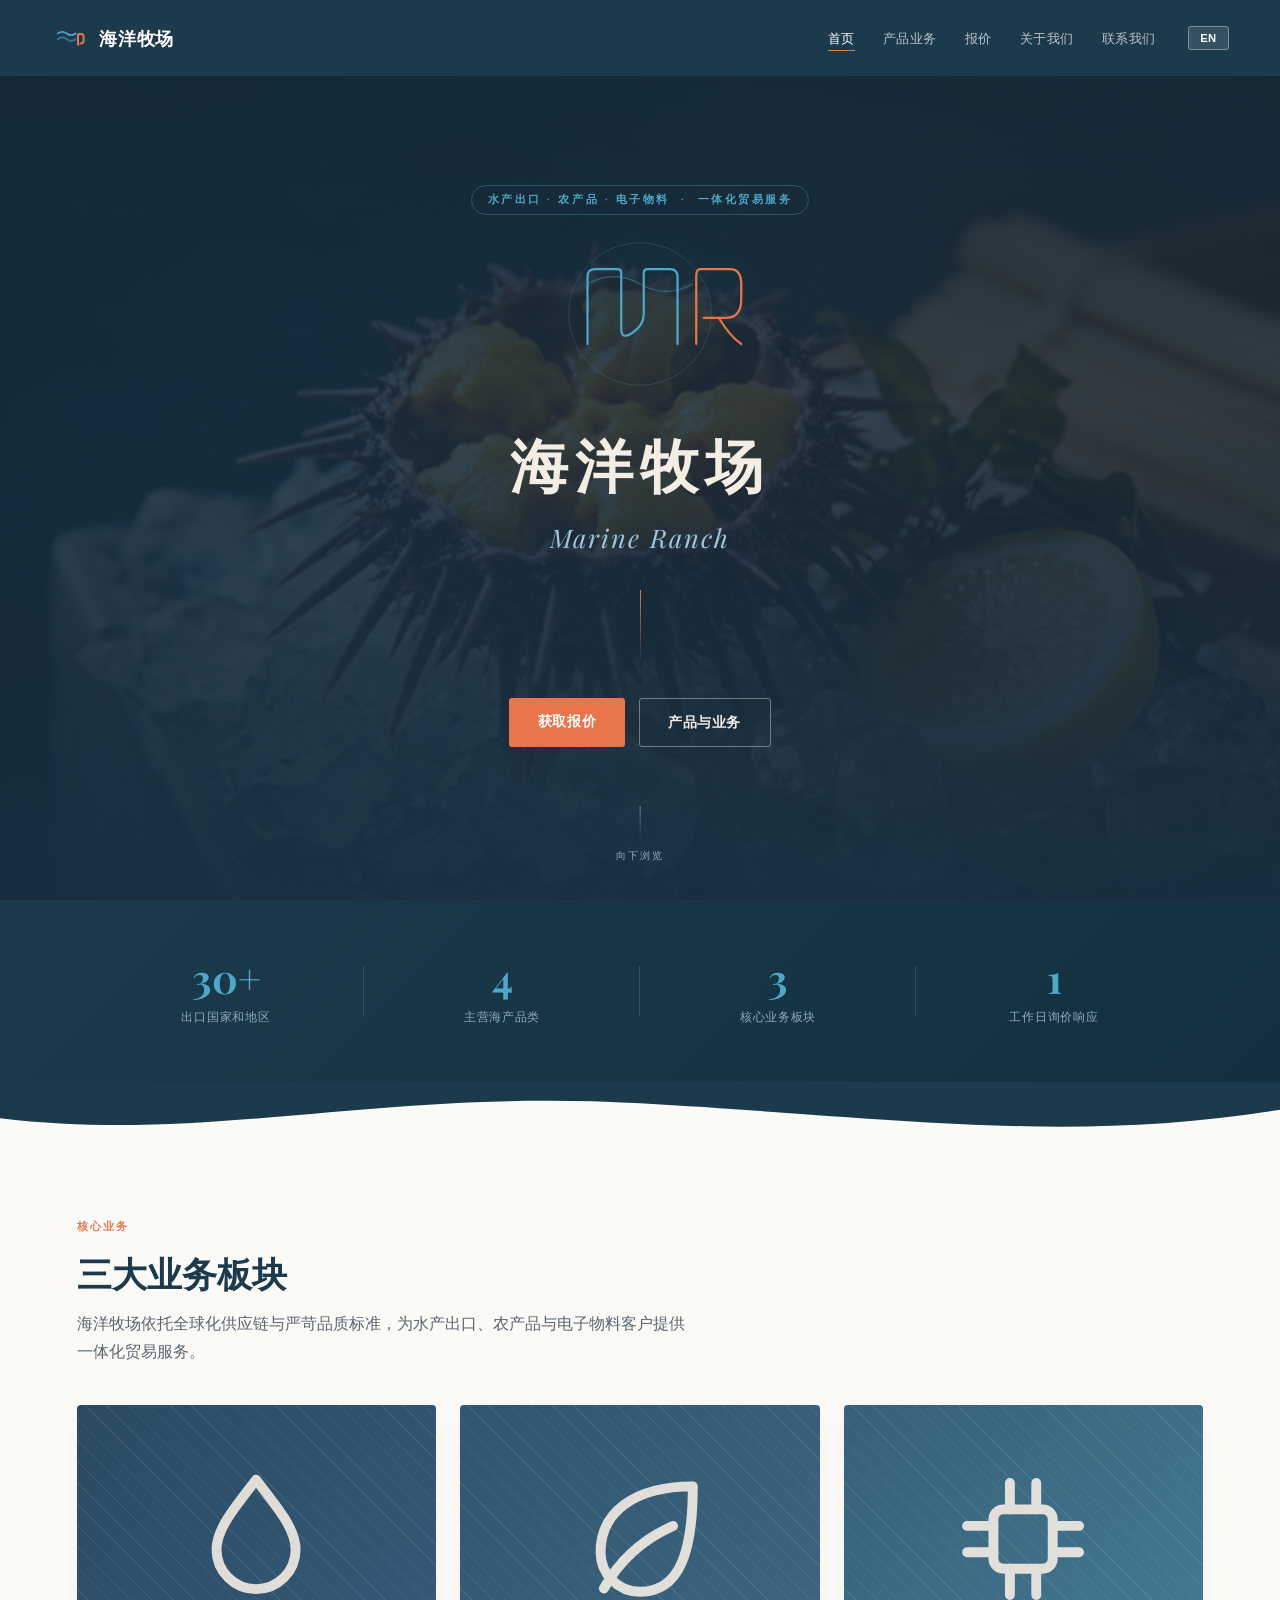
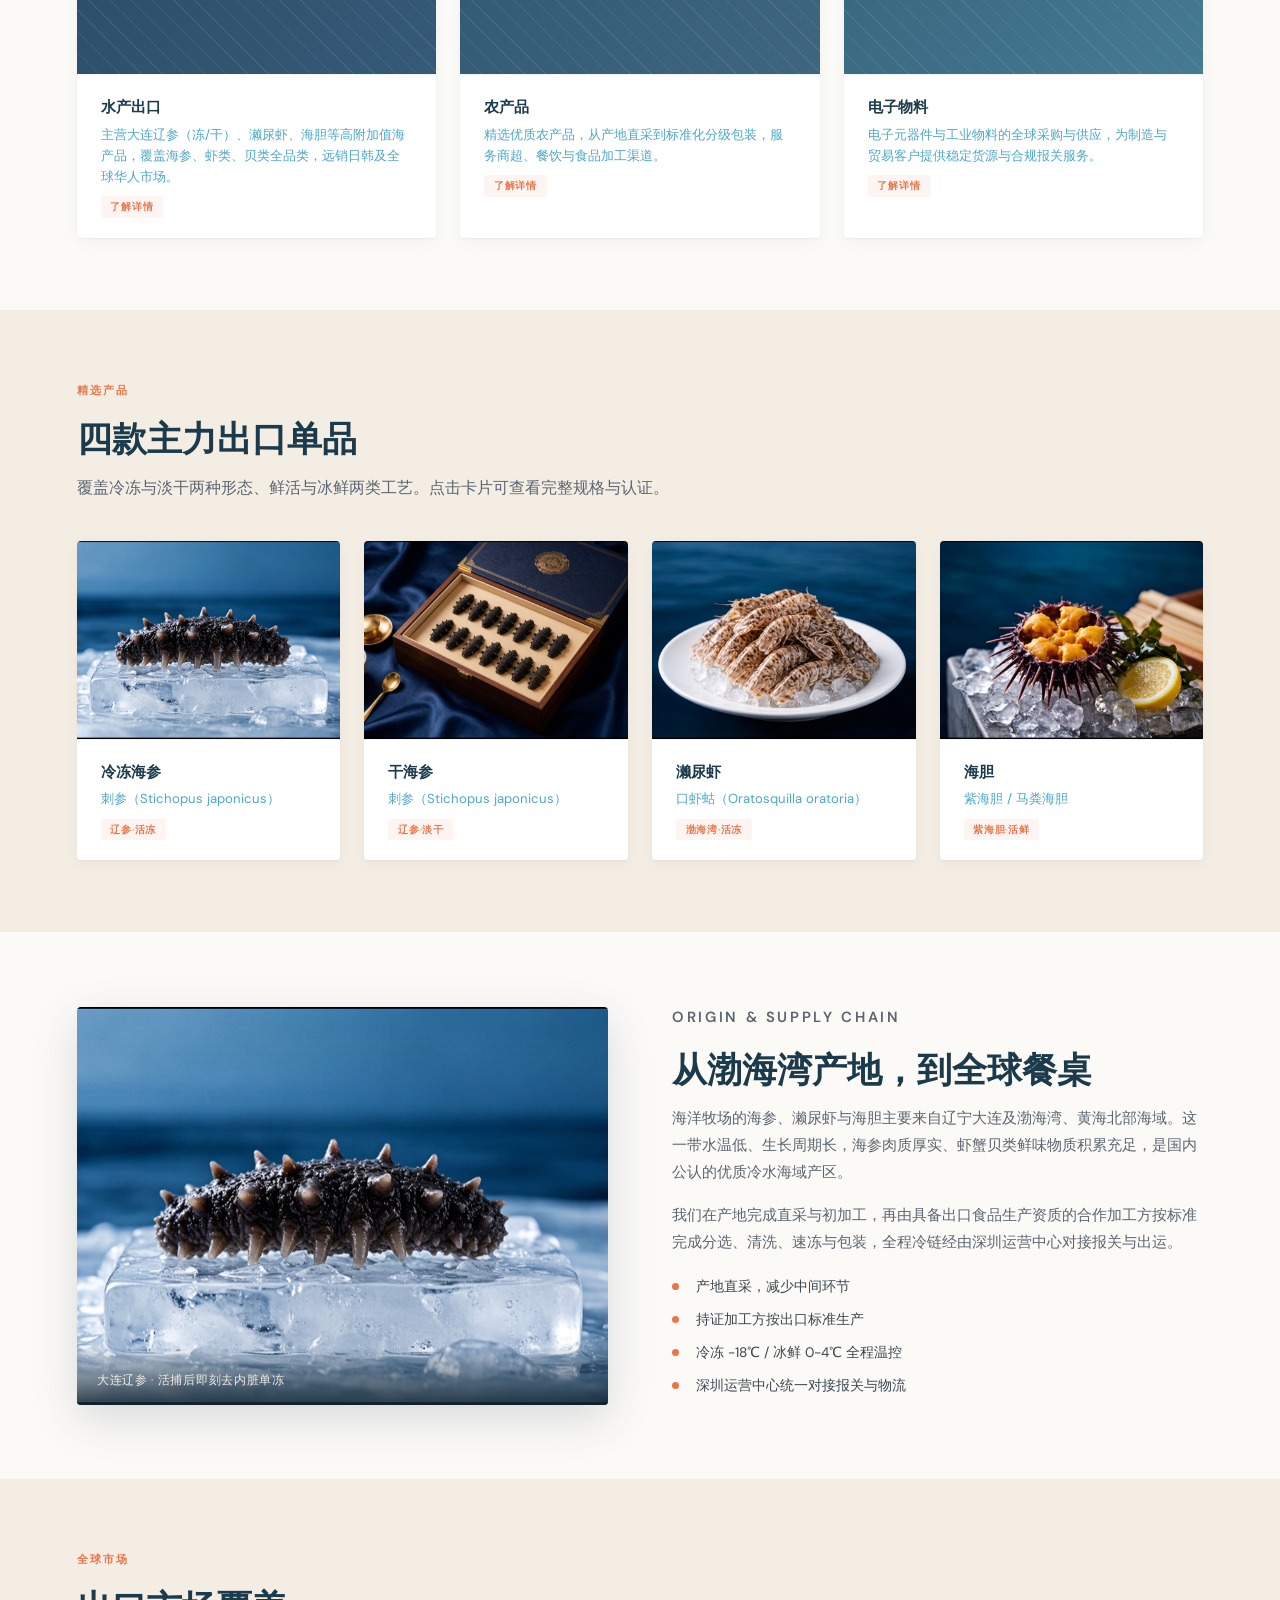
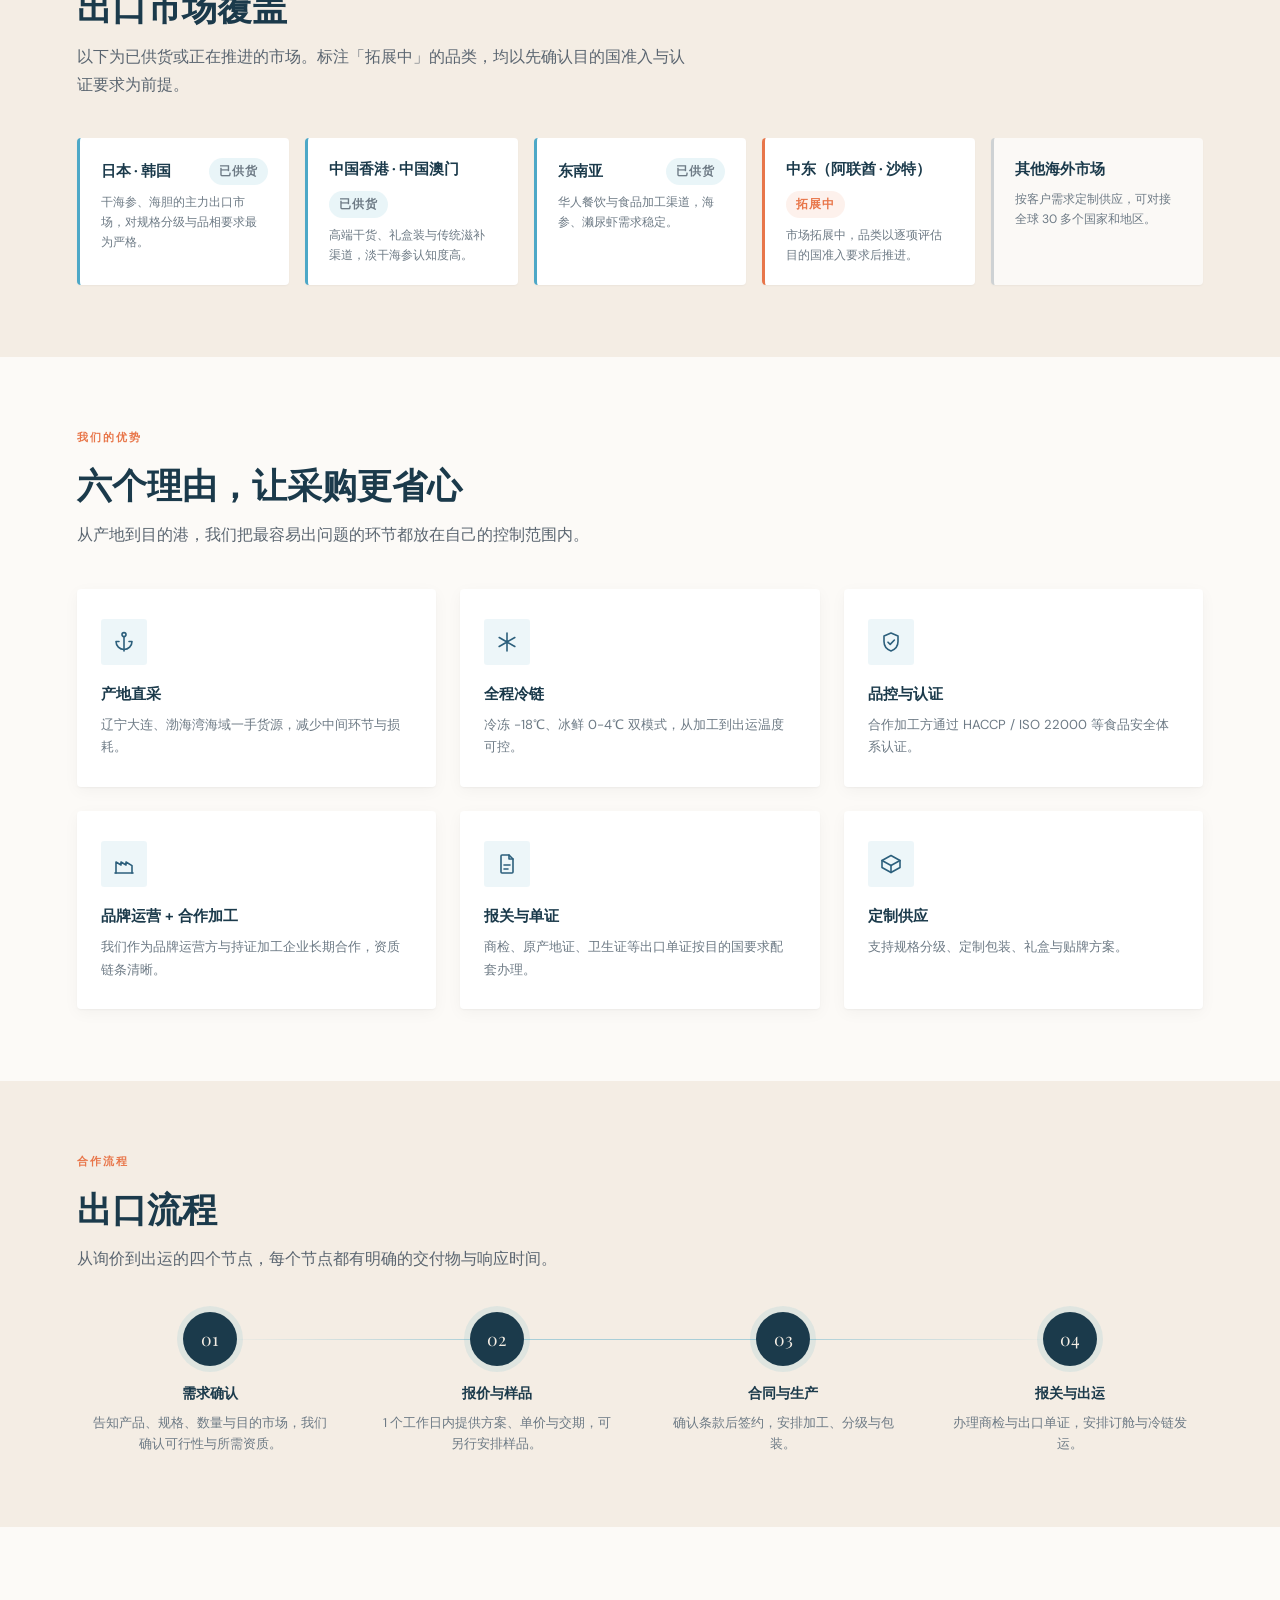
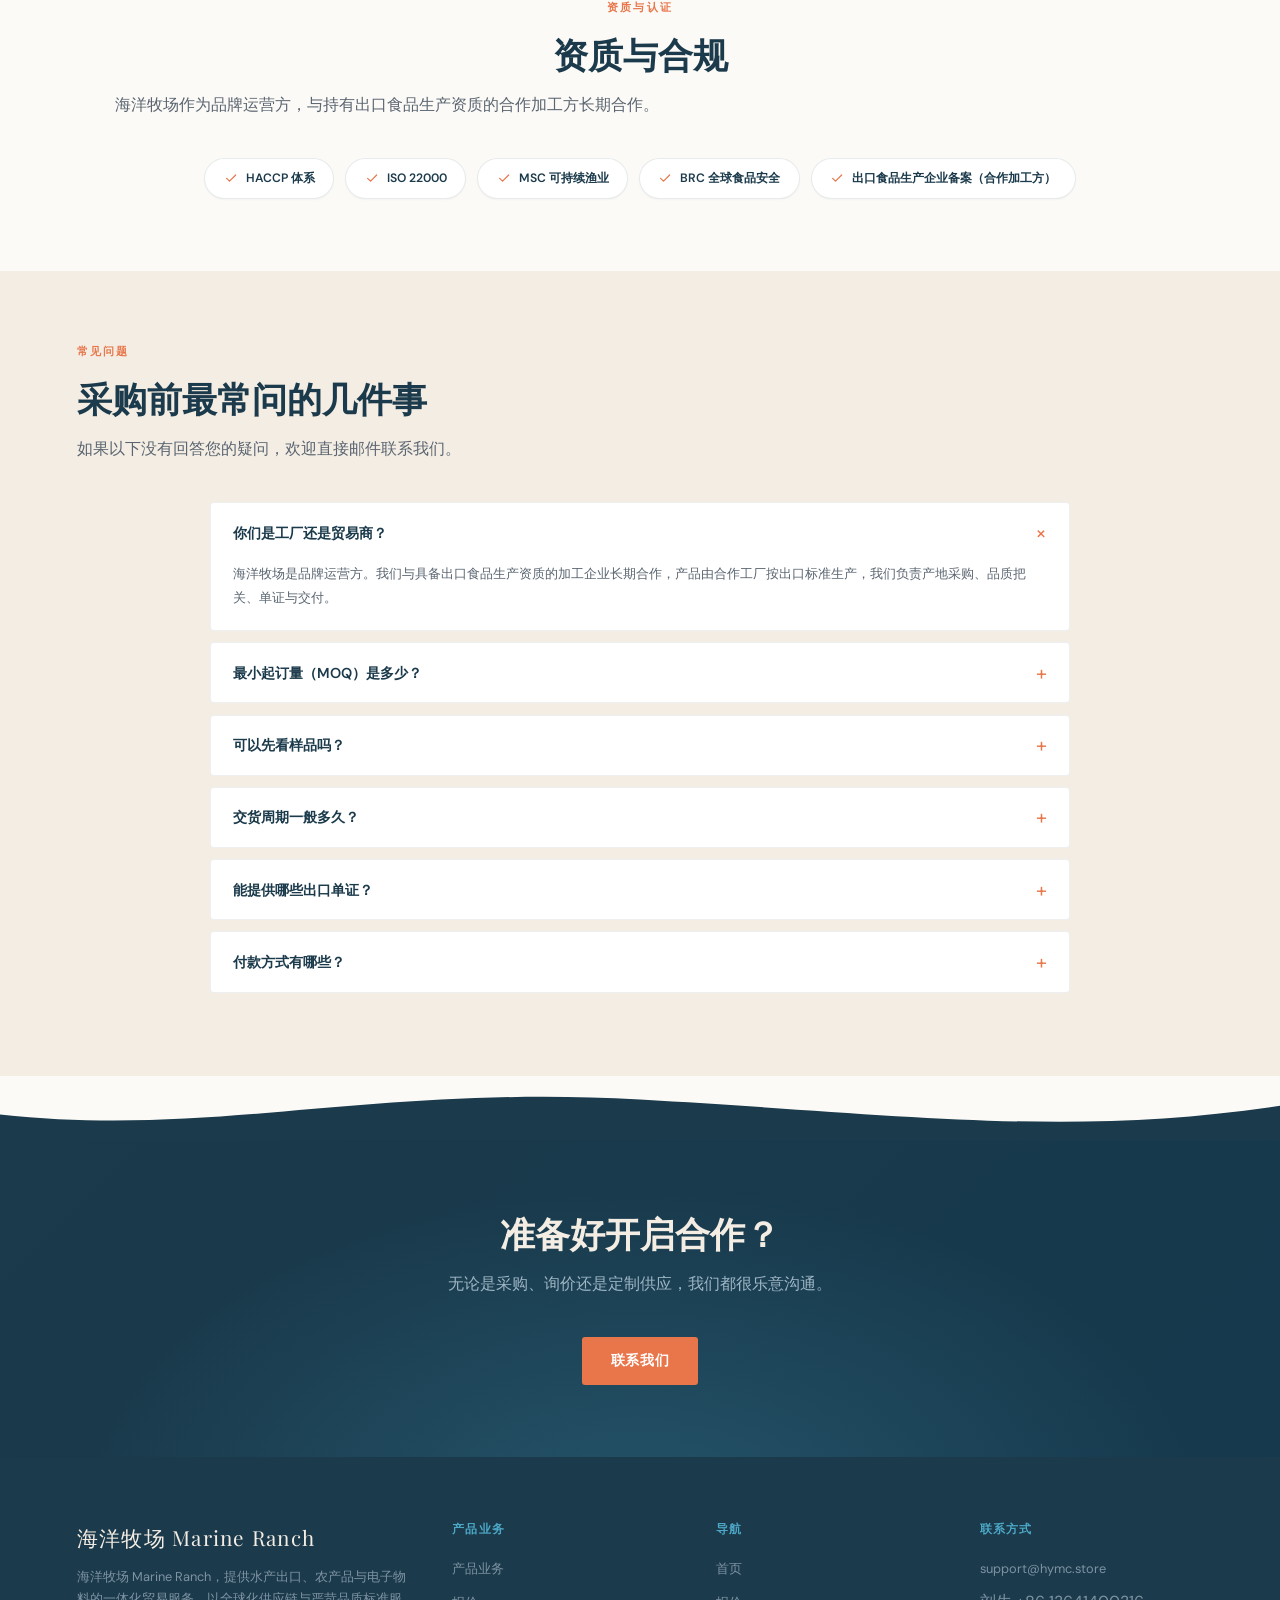
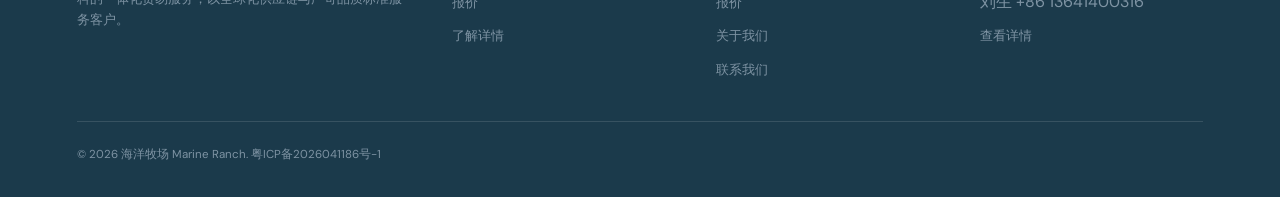
<file: index.html>
<!doctype html>
<html lang="zh-CN" data-i18n-doc-title="index.title">

<head>
  <meta charset="utf-8">
  <meta name="viewport" content="width=device-width,initial-scale=1">
  <title>海洋牧场 — 水产出口 · 农产品 · 电子物料</title>
  <meta name="description" content="海洋牧场 — 水产出口、农产品与电子物料的一体化贸易服务。主营大连辽参（冷冻/淡干）、濑尿虾、海胆，产地直采、全程冷链、报关单证配套。"
    data-i18n-title="index.desc">
  <link rel="icon" href="favicon.svg" type="image/svg+xml">
  <link rel="icon" href="favicon-32.png" sizes="32x32" type="image/png">
  <link rel="icon" href="favicon-192.png" sizes="192x192" type="image/png">
  <link rel="apple-touch-icon" href="apple-touch-icon.png">
  <link
    href="https://fonts.googleapis.com/css2?family=Playfair+Display:wght@400;600&family=DM+Sans:wght@400;500;600&display=swap"
    rel="stylesheet">
  <link rel="stylesheet" href="styles.css">
  <!-- Open Graph / 社交分享预览 -->
  <meta property="og:type" content="website">
  <meta property="og:site_name" content="海洋牧场 Marine Ranch">
  <meta property="og:url" content="https://hymc.store/index.html">
  <meta property="og:title" content="海洋牧场 — 水产出口 · 农产品 · 电子物料">
  <meta property="og:description" content="海洋牧场 — 水产出口、农产品与电子物料的一体化贸易服务。">
  <meta property="og:locale" content="zh_CN">
  <meta property="og:locale:alternate" content="en_US">
  <meta property="og:image" content="https://hymc.store/favicon.svg">
  <meta property="og:image:alt" content="海洋牧场 Marine Ranch Logo">
  <meta name="twitter:card" content="summary">
  <!-- 结构化数据：Organization -->
  <script type="application/ld+json">
{
  "@context": "https://schema.org",
  "@type": "Organization",
  "name": "深圳海洋牧场",
  "alternateName": "海洋牧场 Marine Ranch",
  "url": "https://hymc.store/",
  "logo": "https://hymc.store/favicon.svg",
  "email": "support@hymc.store",
  "telephone": "+86-136-4140-0316",
  "address": {
    "@type": "PostalAddress",
    "streetAddress": "B28, 8F, Baolifang Creative Building B, Xin'an 4th Road, Bao'an District",
    "addressLocality": "Shenzhen",
    "addressRegion": "Guangdong",
    "addressCountry": "CN"
  },
  "contactPoint": {
    "@type": "ContactPoint",
    "contactType": "sales",
    "telephone": "+86-136-4140-0316",
    "email": "support@hymc.store",
    "availableLanguage": ["zh", "en"]
  },
  "knowsAbout": ["Seafood Export", "Sea Cucumber", "Agricultural Products", "Electronic Components"]
}
</script>
</head>

<body>

  <nav class="nav">
    <div class="nav-left">
      <a class="nav-logo-link" href="index.html">
        <svg class="nav-logo-svg" viewBox="0 0 64 64" fill="none">
          <rect width="64" height="64" rx="14" fill="transparent" />
          <path d="M12 24 Q20 18 28 24 Q36 30 44 24" stroke="#4DA8C7" stroke-width="3" fill="none"
            stroke-linecap="round" />
          <path d="M12 34 Q20 28 28 34 Q36 40 44 34" stroke="#4DA8C7" stroke-width="3" fill="none"
            stroke-linecap="round" opacity="0.6" />
          <path d="M48 44 L48 28 Q48 25 51 25 L54 25 Q58 25 58 30 L58 36 Q58 42 52 42" stroke="#E8764A"
            stroke-width="3.5" fill="none" stroke-linecap="round" stroke-linejoin="round" />
        </svg>
        <span class="nav-logo-text" data-i18n="brand.cn">海洋牧场</span>
      </a>
    </div>
    <div class="nav-right">
      <ul class="nav-links">
        <li><a href="index.html" data-i18n="nav.home">首页</a></li>
        <li><a href="products.html" data-i18n="nav.products">产品业务</a></li>
        <li><a href="pricing.html" data-i18n="nav.pricing">报价</a></li>
        <li><a href="about.html" data-i18n="nav.about">关于我们</a></li>
        <li><a href="contact.html" data-i18n="nav.contact">联系我们</a></li>
      </ul>
      <button class="lang-btn" data-lang-btn aria-label="Language">EN</button>
      <button class="hamburger" aria-label="菜单"><span></span><span></span><span></span></button>
    </div>
  </nav>

  <div class="mobile-menu">
    <a href="index.html" data-i18n="nav.home">首页</a>
    <a href="products.html" data-i18n="nav.products">产品业务</a>
    <a href="pricing.html" data-i18n="nav.pricing">报价</a>
    <a href="about.html" data-i18n="nav.about">关于我们</a>
    <a href="contact.html" data-i18n="nav.contact">联系我们</a>
  </div>

  <!-- ============ Hero ============ -->
  <section class="hero">
    <div class="hero-media"><img src="img/sea-urchin.jpg" alt="大连海胆 · 冰鲜海胆黄"></div>
    <div class="hero-content">
      <span class="hero-eyebrow" data-i18n="index.tagline">水产出口 · 农产品 · 电子物料 · 一体化贸易服务</span>
      <div class="hero-logo-wrap" style="margin-bottom:1.25rem">
        <svg viewBox="0 0 320 200" fill="none">
          <circle cx="160" cy="100" r="95" stroke="#4DA8C7" stroke-width="1.2" opacity="0.25" />
          <path d="M 90 60 Q 125 40 160 60 Q 195 80 230 60" stroke="#4DA8C7" stroke-width="1.8" fill="none"
            opacity="0.4" />
          <path
            d="M 90 140 L 90 50 Q 90 40 100 40 L 130 40 Q 135 40 135 45 L 135 120 Q 135 135 150 125 Q 165 115 165 100 L 165 45 Q 165 40 170 40 L 200 40 Q 210 40 210 50 L 210 140"
            stroke="#4DA8C7" stroke-width="3" fill="none" stroke-linecap="round" stroke-linejoin="round" />
          <path d="M 235 140 L 235 50 Q 235 40 240 40 L 280 40 Q 295 40 295 60 L 295 80 Q 295 105 275 105 L 245 105"
            stroke="#E8764A" stroke-width="3" fill="none" stroke-linecap="round" stroke-linejoin="round" />
          <path d="M 265 105 Q 280 130 295 140" stroke="#E8764A" stroke-width="3" fill="none" stroke-linecap="round"
            stroke-linejoin="round" />
        </svg>
      </div>
      <h1 class="hero-brand-cn" data-i18n="brand.cn">海洋牧场</h1>
      <p class="hero-brand-en">Marine Ranch</p>
      <div class="hero-line"></div>
      <div class="hero-actions">
        <a class="btn" href="pricing.html" data-i18n="pricing.head">获取报价</a>
        <a class="btn btn-ghost" href="products.html" data-i18n="products.head">产品与业务</a>
      </div>
    </div>
    <div class="hero-scroll"><i></i><span data-i18n="index.scroll">向下浏览</span></div>
  </section>

  <!-- ============ 实力数据条 ============ -->
  <div class="stat-band">
    <div class="stat-grid reveal" data-render="stats"></div>
  </div>

  <div class="wave-sep" style="background:var(--deep)">
    <svg viewBox="0 0 1440 60" preserveAspectRatio="none">
      <path d="M0,34 C240,58 420,6 720,20 C1020,34 1200,58 1440,26 L1440,60 L0,60 Z" fill="#FCFAF7" />
    </svg>
  </div>

  <!-- ============ 核心业务 ============ -->
  <section>
    <p class="section-label reveal" data-i18n="index.label.core">核心业务</p>
    <h2 class="section-title reveal" data-i18n="index.title.core">三大业务板块</h2>
    <p class="section-desc reveal" data-i18n="index.desc.core">海洋牧场依托全球化供应链与严苛品质标准，为水产出口、农产品与电子物料客户提供一体化贸易服务。</p>
    <div class="cards reveal" data-render="lines"></div>
  </section>

  <!-- ============ 精选产品 ============ -->
  <section style="background:var(--frost)">
    <p class="section-label reveal" data-i18n="index.label.featured">精选产品</p>
    <h2 class="section-title reveal" data-i18n="index.title.featured">四款主力出口单品</h2>
    <p class="section-desc reveal" data-i18n="index.desc.featured">覆盖冷冻与淡干两种形态、鲜活与冰鲜两类工艺。</p>
    <div class="cards-4 reveal" data-render="featured"></div>
  </section>

  <!-- ============ 产地与供应链 ============ -->
  <section>
    <div class="split reveal" data-render="supply"></div>
  </section>

  <!-- ============ 出口市场覆盖 ============ -->
  <section style="background:var(--frost)">
    <p class="section-label reveal" data-i18n="index.label.market">全球市场</p>
    <h2 class="section-title reveal" data-i18n="index.title.market">出口市场覆盖</h2>
    <p class="section-desc reveal" data-i18n="index.desc.market">以下为已供货或正在推进的市场。</p>
    <div class="market-grid reveal" data-render="markets"></div>
  </section>

  <!-- ============ 中东出口拓展（拓展中） ============ -->
  <!-- <section>
  <div data-render="mideast"></div>
</section> -->

  <!-- ============ 六大优势 ============ -->
  <section>
    <p class="section-label reveal" data-i18n="index.label.adv">我们的优势</p>
    <h2 class="section-title reveal" data-i18n="index.title.adv">六个理由，让采购更省心</h2>
    <p class="section-desc reveal" data-i18n="index.desc.adv">从产地到目的港，我们把最容易出问题的环节都放在自己的控制范围内。</p>
    <div class="feature-grid reveal" data-render="features"></div>
  </section>

  <!-- ============ 出口流程 ============ -->
  <section style="background:var(--frost)">
    <p class="section-label reveal" data-i18n="index.label.flow">合作流程</p>
    <h2 class="section-title reveal" data-i18n="index.title.flow">出口流程</h2>
    <p class="section-desc reveal" data-i18n="index.desc.flow">从询价到出运的四个节点。</p>
    <div class="steps reveal" data-render="steps"></div>
  </section>

  <!-- ============ 资质与认证 ============ -->
  <section style="text-align:center">
    <p class="section-label reveal" data-i18n="index.label.cert">资质与认证</p>
    <h2 class="section-title reveal" data-i18n="index.title.cert">资质与合规</h2>
    <p class="section-desc reveal" data-i18n="index.desc.cert">海洋牧场作为品牌运营方，与持有出口食品生产资质的合作加工方长期合作。</p>
    <div class="badge-row reveal" data-render="badges"></div>
  </section>

  <!-- ============ 常见问题 ============ -->
  <section style="background:var(--frost)">
    <p class="section-label reveal" data-i18n="index.label.faq">常见问题</p>
    <h2 class="section-title reveal" data-i18n="index.title.faq">采购前最常问的几件事</h2>
    <p class="section-desc reveal" data-i18n="index.desc.faq">如果以下没有回答您的疑问，欢迎直接邮件联系我们。</p>
    <div class="reveal" data-render="faq"></div>
  </section>

  <!-- ============ CTA ============ -->
  <div class="wave-sep" style="background:var(--warm-white)">
    <svg viewBox="0 0 1440 60" preserveAspectRatio="none">
      <path d="M0,36 C240,58 420,8 720,22 C1020,36 1200,58 1440,28 L1440,60 L0,60 Z" fill="#1B3A4B" />
    </svg>
  </div>
  <section class="cta-band">
    <h2 class="section-title reveal" data-i18n="index.cta.title">准备好开启合作？</h2>
    <p class="section-desc reveal" data-i18n="index.cta.desc">无论是采购、询价还是定制供应，我们都很乐意沟通。</p>
    <a class="btn reveal" href="contact.html" data-i18n="index.cta.btn">联系我们</a>
  </section>

  <footer class="footer">
    <div class="footer-grid">
      <div>
        <div class="footer-brand">海洋牧场 Marine Ranch</div>
        <p class="footer-desc" data-i18n="footer.tagline">海洋牧场 Marine Ranch，提供水产出口、农产品与电子物料的一体化贸易服务，以全球化供应链与严苛品质标准服务客户。
        </p>
      </div>
      <div class="footer-col">
        <h4 data-i18n="footer.col.products">产品业务</h4>
        <ul>
          <li><a href="products.html" data-i18n="nav.products">产品业务</a></li>
          <li><a href="pricing.html" data-i18n="nav.pricing">报价</a></li>
          <li><a href="products.html" data-i18n="index.card.more">了解详情</a></li>
        </ul>
      </div>
      <div class="footer-col">
        <h4 data-i18n="footer.col.nav">导航</h4>
        <ul>
          <li><a href="index.html" data-i18n="nav.home">首页</a></li>
          <li><a href="pricing.html" data-i18n="nav.pricing">报价</a></li>
          <li><a href="about.html" data-i18n="nav.about">关于我们</a></li>
          <li><a href="contact.html" data-i18n="nav.contact">联系我们</a></li>
        </ul>
      </div>
      <div class="footer-col">
        <h4 data-i18n="footer.col.contact">联系方式</h4>
        <ul>
          <li><a href="mailto:support@hymc.store">support@hymc.store</a></li>
          <li>刘生 +86 13641400316</li>
          <li><a href="contact.html" data-i18n="footer.contact.detail">查看详情</a></li>
        </ul>
      </div>
    </div>
    <div class="footer-bottom">
      <span>&copy; <span id="y"></span> <span data-i18n="footer.copyright">海洋牧场 Marine Ranch.</span> <a
          href="https://beian.miit.gov.cn/" target="_blank" rel="noopener">粤ICP备2026041186号-1</a></span>
    </div>
  </footer>

  <button class="back-to-top" aria-label="回到顶部">↑</button>

  <script src="data.js"></script>
  <script src="i18n.js"></script>
  <script src="script.js"></script>
  <script>
    document.getElementById('y').textContent = new Date().getFullYear();
  </script>
</body>

</html>
</file>
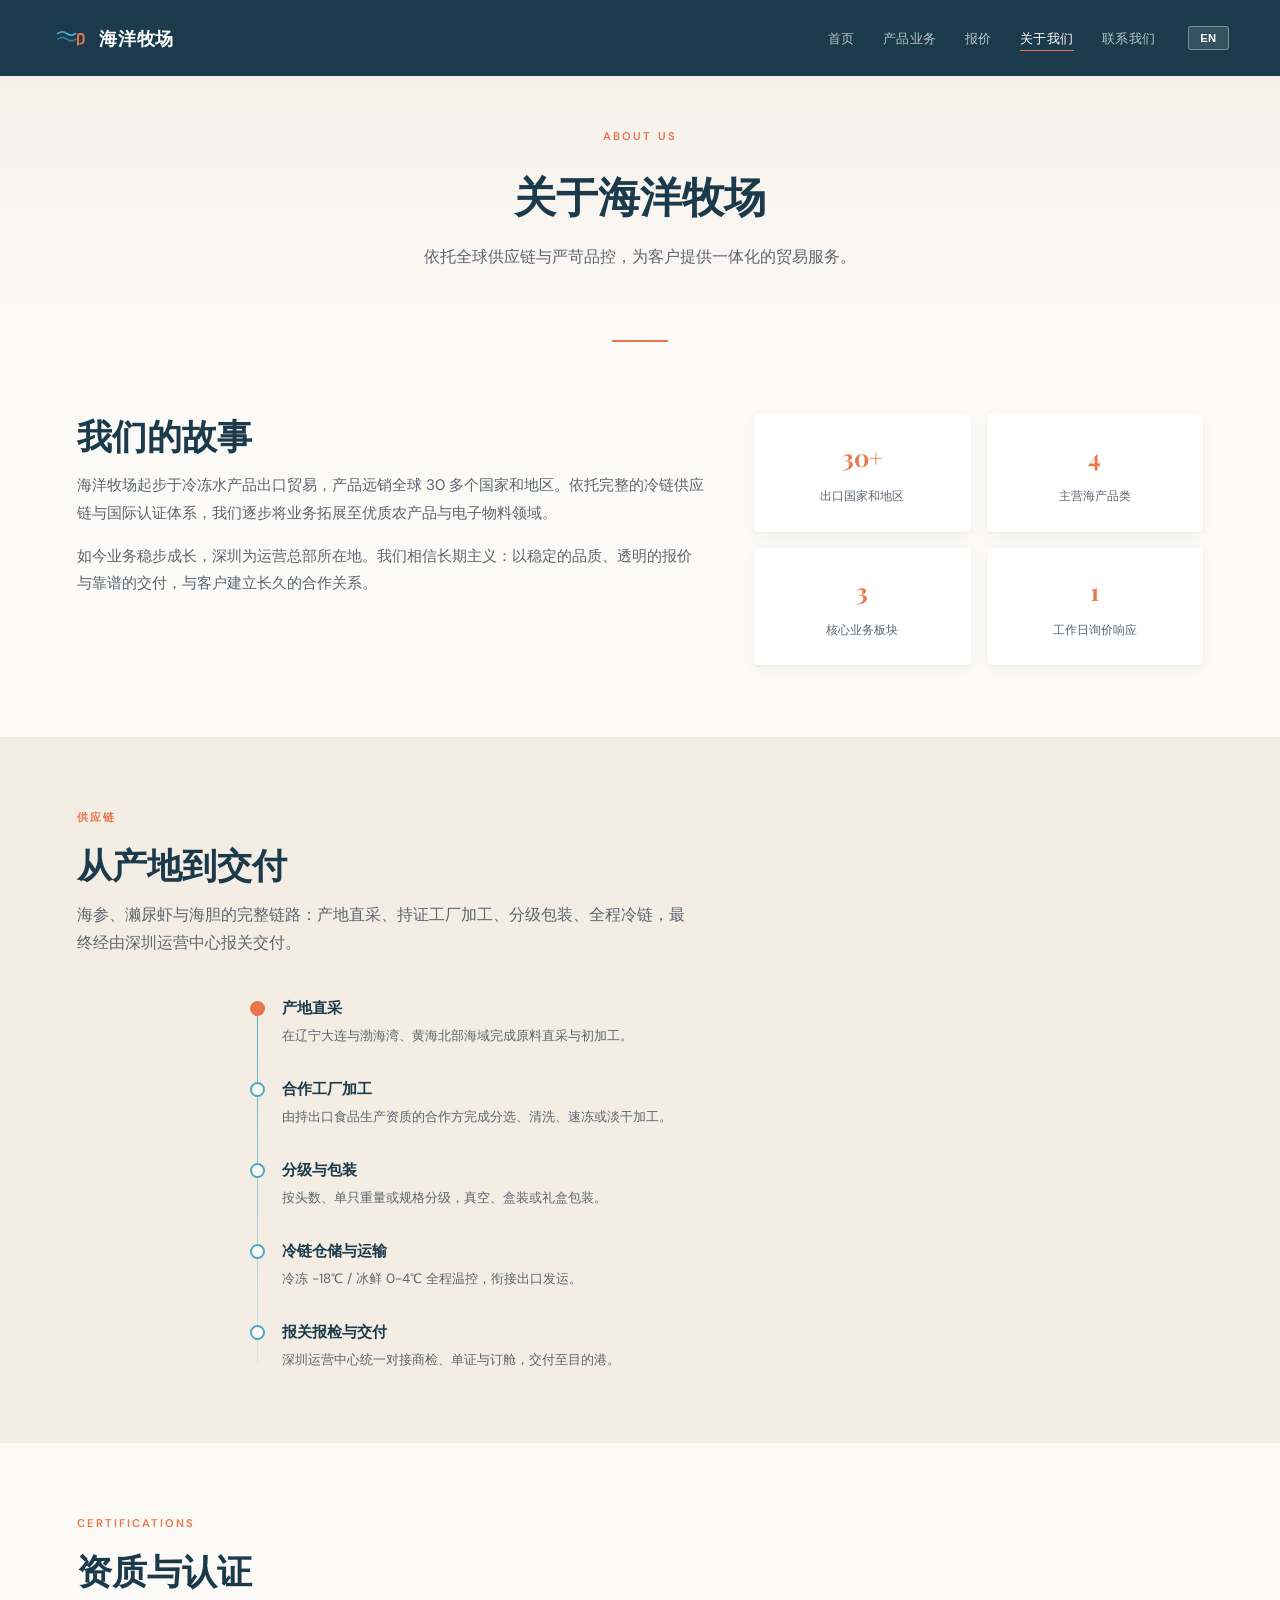
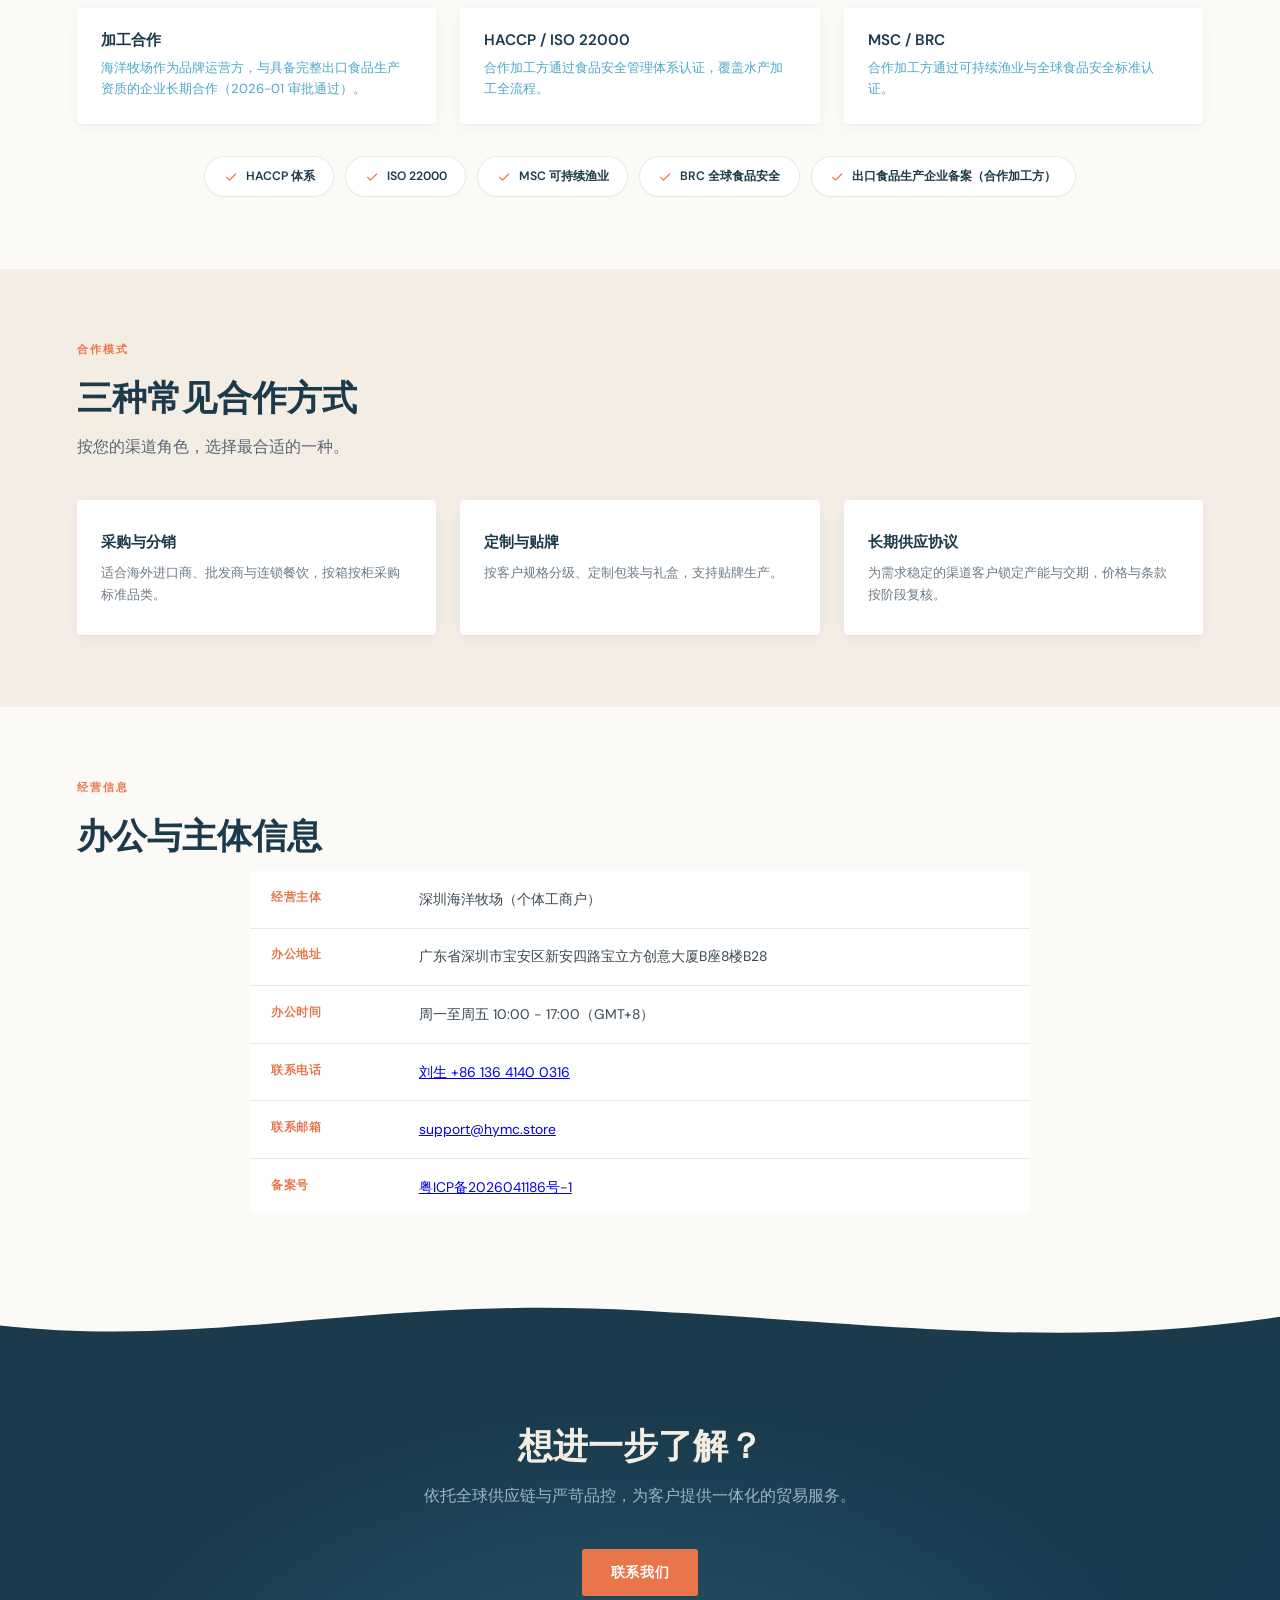
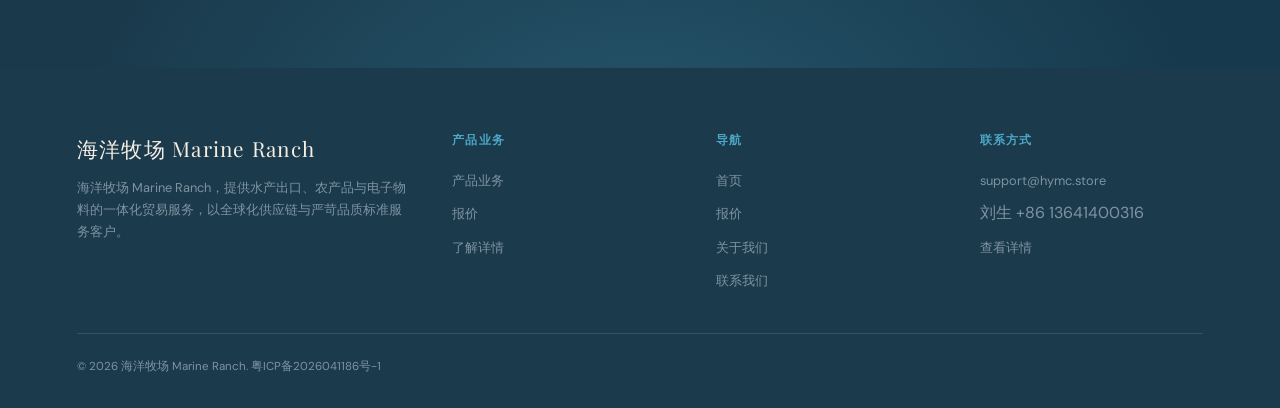
<file: about.html>
<!doctype html>
<html lang="zh-CN" data-i18n-doc-title="about.title">
<head>
<meta charset="utf-8">
<meta name="viewport" content="width=device-width,initial-scale=1">
<title>关于我们 — 海洋牧场</title>
<link rel="icon" href="favicon.svg" type="image/svg+xml">
<link rel="icon" href="favicon-32.png" sizes="32x32" type="image/png">
<link rel="icon" href="favicon-192.png" sizes="192x192" type="image/png">
<link rel="apple-touch-icon" href="apple-touch-icon.png">
<link href="https://fonts.googleapis.com/css2?family=Playfair+Display:wght@400;600&family=DM+Sans:wght@400;500;600&display=swap" rel="stylesheet">
<link rel="stylesheet" href="styles.css">
<!-- Open Graph / 社交分享预览 -->
<meta property="og:type" content="website">
<meta property="og:site_name" content="海洋牧场 Marine Ranch">
<meta property="og:url" content="https://hymc.store/about.html">
<meta property="og:title" content="关于我们 — 海洋牧场">
<meta property="og:description" content="海洋牧场依托全球供应链与严苛品控，提供水产出口、农产品与电子物料一体化贸易服务。">
<meta property="og:locale" content="zh_CN">
<meta property="og:locale:alternate" content="en_US">
<meta property="og:image" content="https://hymc.store/favicon.svg">
<meta property="og:image:alt" content="海洋牧场 Marine Ranch Logo">
<meta name="twitter:card" content="summary">
</head>
<body>

<nav class="nav">
  <div class="nav-left">
    <a class="nav-logo-link" href="index.html">
      <svg class="nav-logo-svg" viewBox="0 0 64 64" fill="none">
        <rect width="64" height="64" rx="14" fill="transparent"/>
        <path d="M12 24 Q20 18 28 24 Q36 30 44 24" stroke="#4DA8C7" stroke-width="3" fill="none" stroke-linecap="round"/>
        <path d="M12 34 Q20 28 28 34 Q36 40 44 34" stroke="#4DA8C7" stroke-width="3" fill="none" stroke-linecap="round" opacity="0.6"/>
        <path d="M48 44 L48 28 Q48 25 51 25 L54 25 Q58 25 58 30 L58 36 Q58 42 52 42" stroke="#E8764A" stroke-width="3.5" fill="none" stroke-linecap="round" stroke-linejoin="round"/>
      </svg>
      <span class="nav-logo-text" data-i18n="brand.cn">海洋牧场</span>
    </a>
  </div>
  <div class="nav-right">
    <ul class="nav-links">
      <li><a href="index.html" data-i18n="nav.home">首页</a></li>
      <li><a href="products.html" data-i18n="nav.products">产品业务</a></li>
      <li><a href="pricing.html" data-i18n="nav.pricing">报价</a></li>
      <li><a href="about.html" data-i18n="nav.about">关于我们</a></li>
      <li><a href="contact.html" data-i18n="nav.contact">联系我们</a></li>
    </ul>
    <button class="lang-btn" data-lang-btn aria-label="Language">EN</button>
    <button class="hamburger" aria-label="菜单"><span></span><span></span><span></span></button>
  </div>
</nav>

<div class="mobile-menu">
  <a href="index.html" data-i18n="nav.home">首页</a>
  <a href="products.html" data-i18n="nav.products">产品业务</a>
  <a href="pricing.html" data-i18n="nav.pricing">报价</a>
  <a href="about.html" data-i18n="nav.about">关于我们</a>
  <a href="contact.html" data-i18n="nav.contact">联系我们</a>
</div>

<section class="page-head">
  <p class="section-label" data-i18n="about.label">About Us</p>
  <h1 class="page-title" data-i18n="about.head">关于海洋牧场</h1>
  <p class="section-desc" data-i18n="about.desc">依托全球供应链与严苛品控，为客户提供一体化的贸易服务。</p>
</section>

<!-- 我们的故事 -->
<section>
  <div class="about-grid">
    <div class="about-text reveal">
      <h2 class="section-title" style="text-align:left" data-i18n="about.story.title">我们的故事</h2>
      <p data-i18n="about.story.p1">海洋牧场起步于冷冻水产品出口贸易，产品远销全球 30 多个国家和地区。依托完整的冷链供应链与国际认证体系，我们逐步将业务拓展至优质农产品与电子物料领域。</p>
      <p data-i18n="about.story.p2">如今业务稳步成长，深圳为运营总部所在地。我们相信长期主义：以稳定的品质、透明的报价与靠谱的交付，与客户建立长久的合作关系。</p>
    </div>
    <div class="about-facts reveal" data-render="facts"></div>
  </div>
</section>

<!-- 供应链链路 -->
<section style="background:var(--frost)">
  <p class="section-label reveal" data-i18n="about.chain.label">供应链</p>
  <h2 class="section-title reveal" data-i18n="about.chain.title">从产地到交付</h2>
  <p class="section-desc reveal" data-i18n="about.chain.desc">海参、濑尿虾与海胆的完整链路：产地直采、持证工厂加工、分级包装、全程冷链，最终经由深圳运营中心报关交付。</p>
  <div class="reveal" data-render="chain"></div>
</section>

<!-- 资质与认证 -->
<section>
  <p class="section-label reveal" data-i18n="about.cert.label">Certifications</p>
  <h2 class="section-title reveal" data-i18n="about.cert.title">资质与认证</h2>
  <div class="cards reveal">
    <div class="card"><div class="card-body"><h4 data-i18n="about.cert.proc">加工合作</h4><p data-i18n="about.cert.proc.desc">海洋牧场作为品牌运营方，与具备完整出口食品生产资质的企业长期合作（2026-01 审批通过）。</p></div></div>
    <div class="card"><div class="card-body"><h4 data-i18n="about.cert.haccp">HACCP / ISO 22000</h4><p data-i18n="about.cert.haccp.desc">合作加工方通过食品安全管理体系认证，覆盖水产加工全流程。</p></div></div>
    <div class="card"><div class="card-body"><h4 data-i18n="about.cert.msc">MSC / BRC</h4><p data-i18n="about.cert.msc.desc">合作加工方通过可持续渔业与全球食品安全标准认证。</p></div></div>
  </div>
  <div class="badge-row reveal" style="margin-top:2rem" data-render="badges"></div>
</section>

<!-- 合作模式 -->
<section style="background:var(--frost)">
  <p class="section-label reveal" data-i18n="about.coop.label">合作模式</p>
  <h2 class="section-title reveal" data-i18n="about.coop.title">三种常见合作方式</h2>
  <p class="section-desc reveal" data-i18n="about.coop.desc">按您的渠道角色，选择最合适的一种。</p>
  <div class="feature-grid reveal" data-render="coop"></div>
</section>

<!-- 办公与主体信息 -->
<section>
  <p class="section-label reveal" data-i18n="about.info.label">经营信息</p>
  <h2 class="section-title reveal" data-i18n="about.info.title">办公与主体信息</h2>
  <dl class="info-list reveal">
    <div class="info-row"><dt data-i18n="about.info.entity">经营主体</dt><dd data-i18n="about.info.entity.val">深圳海洋牧场（个体工商户）</dd></div>
    <div class="info-row"><dt data-i18n="about.info.addr">办公地址</dt><dd data-i18n="about.info.addr.val">广东省深圳市宝安区新安四路宝立方创意大厦B座8楼B28</dd></div>
    <div class="info-row"><dt data-i18n="about.info.hours">办公时间</dt><dd data-i18n="about.info.hours.val">周一至周五 10:00 - 17:00（GMT+8）</dd></div>
    <div class="info-row"><dt data-i18n="about.info.tel">联系电话</dt><dd><a href="tel:+8613641400316" data-i18n="about.info.tel.val">刘生 +86 136 4140 0316</a></dd></div>
    <div class="info-row"><dt data-i18n="about.info.mail">联系邮箱</dt><dd><a href="mailto:support@hymc.store" data-i18n="about.info.mail.val">support@hymc.store</a></dd></div>
    <div class="info-row"><dt data-i18n="about.info.icp">备案号</dt><dd><a href="https://beian.miit.gov.cn/" target="_blank" rel="noopener" data-i18n="about.info.icp.val">粤ICP备2026041186号-1</a></dd></div>
  </dl>
</section>

<!-- CTA -->
<div class="wave-sep" style="background:var(--warm-white)">
  <svg viewBox="0 0 1440 60" preserveAspectRatio="none"><path d="M0,36 C240,58 420,8 720,22 C1020,36 1200,58 1440,28 L1440,60 L0,60 Z" fill="#1B3A4B"/></svg>
</div>
<section class="cta-band">
  <h2 class="section-title reveal" data-i18n="about.cta.title">想进一步了解？</h2>
  <p class="section-desc reveal" data-i18n="about.desc">依托全球供应链与严苛品控，为客户提供一体化的贸易服务。</p>
  <a class="btn reveal" href="contact.html" data-i18n="about.cta.btn">联系我们</a>
</section>

<footer class="footer">
  <div class="footer-grid">
    <div>
      <div class="footer-brand">海洋牧场 Marine Ranch</div>
      <p class="footer-desc" data-i18n="footer.tagline">海洋牧场 Marine Ranch，提供水产出口、农产品与电子物料的一体化贸易服务，以全球化供应链与严苛品质标准服务客户。</p>
    </div>
    <div class="footer-col">
      <h4 data-i18n="footer.col.products">产品业务</h4>
      <ul>
        <li><a href="products.html" data-i18n="nav.products">产品业务</a></li>
        <li><a href="pricing.html" data-i18n="nav.pricing">报价</a></li>
        <li><a href="products.html" data-i18n="index.card.more">了解详情</a></li>
      </ul>
    </div>
    <div class="footer-col">
      <h4 data-i18n="footer.col.nav">导航</h4>
      <ul>
        <li><a href="index.html" data-i18n="nav.home">首页</a></li>
        <li><a href="pricing.html" data-i18n="nav.pricing">报价</a></li>
        <li><a href="about.html" data-i18n="nav.about">关于我们</a></li>
        <li><a href="contact.html" data-i18n="nav.contact">联系我们</a></li>
      </ul>
    </div>
    <div class="footer-col">
      <h4 data-i18n="footer.col.contact">联系方式</h4>
      <ul>
        <li><a href="mailto:support@hymc.store">support@hymc.store</a></li>
        <li>刘生 +86 13641400316</li>
        <li><a href="contact.html" data-i18n="footer.contact.detail">查看详情</a></li>
      </ul>
    </div>
  </div>
  <div class="footer-bottom">
    <span>&copy; <span id="y"></span> <span data-i18n="footer.copyright">海洋牧场 Marine Ranch.</span> <a href="https://beian.miit.gov.cn/" target="_blank" rel="noopener">粤ICP备2026041186号-1</a></span>
  </div>
</footer>

<button class="back-to-top" aria-label="回到顶部">↑</button>

<script src="data.js"></script>
<script src="i18n.js"></script>
<script src="script.js"></script>
<script>document.getElementById('y').textContent = new Date().getFullYear();</script>
</body>
</html>
</file>
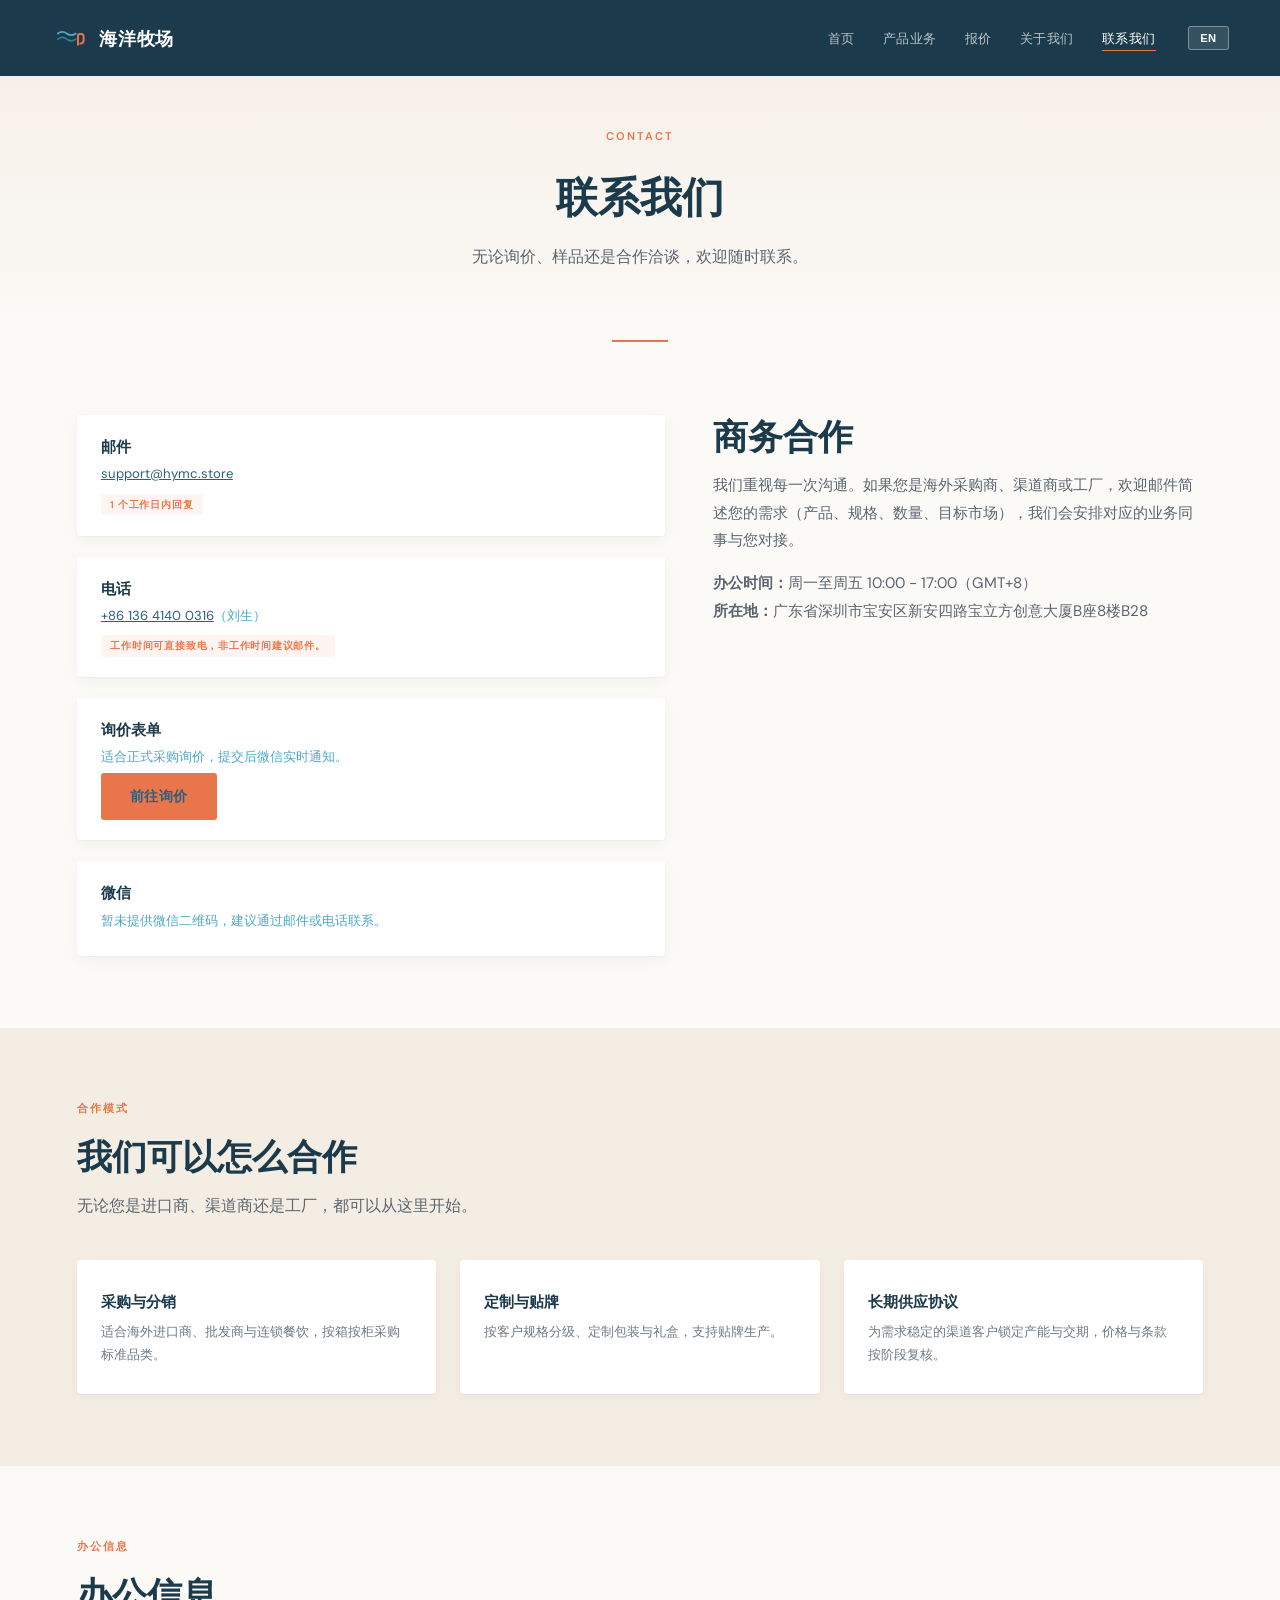
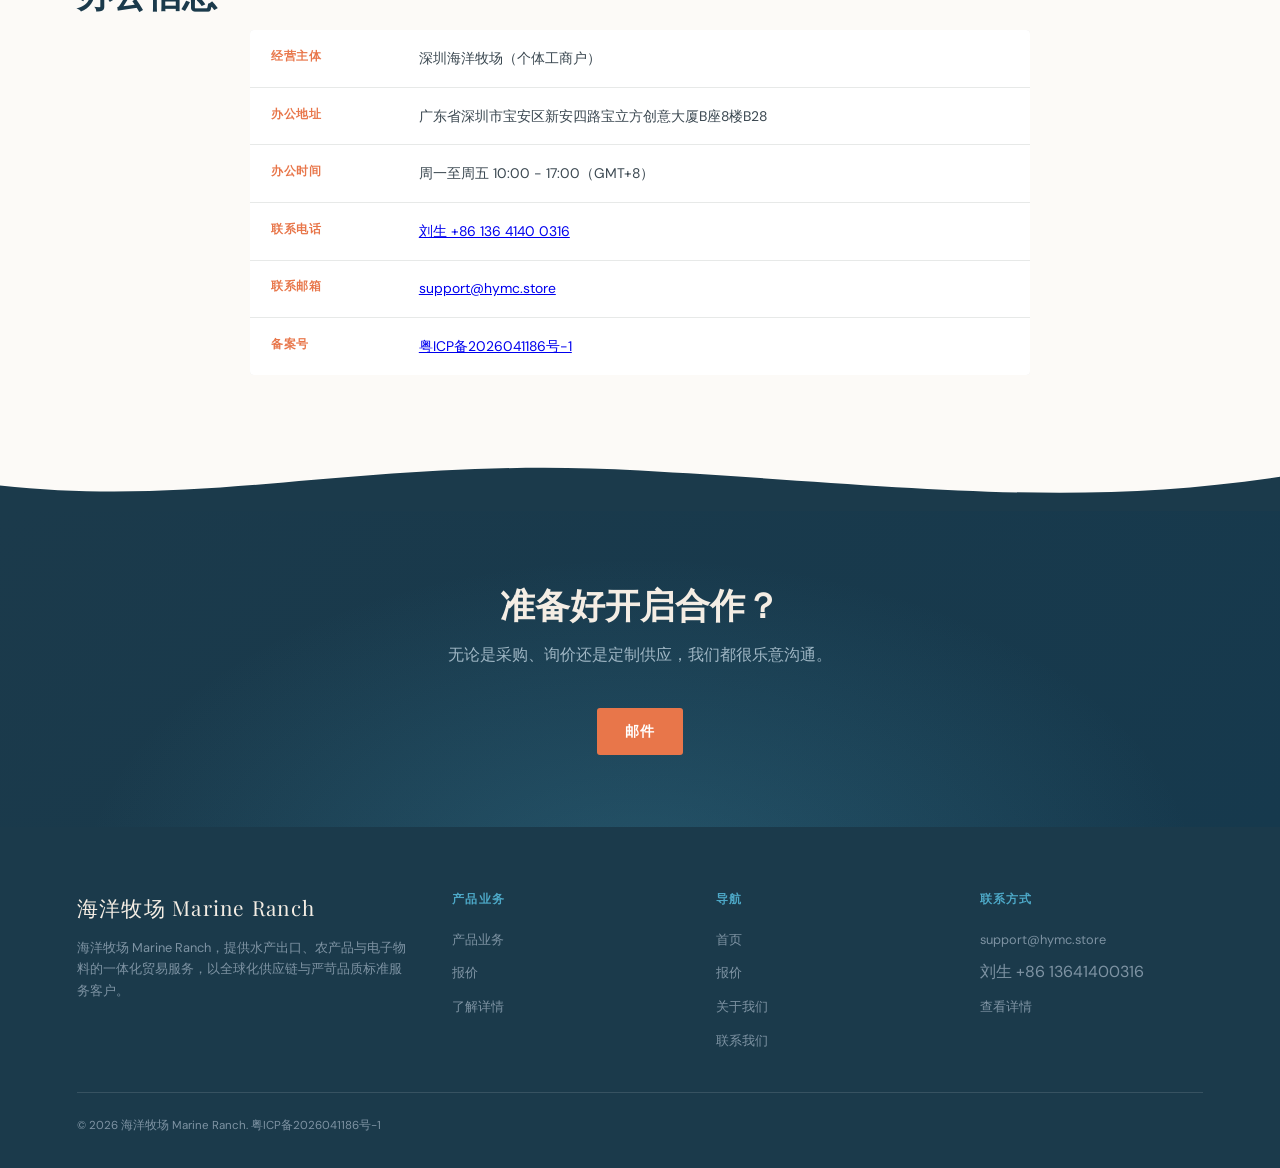
<file: contact.html>
<!doctype html>
<html lang="zh-CN" data-i18n-doc-title="contact.title">
<head>
<meta charset="utf-8">
<meta name="viewport" content="width=device-width,initial-scale=1">
<title>联系我们 — 海洋牧场</title>
<link rel="icon" href="favicon.svg" type="image/svg+xml">
<link rel="icon" href="favicon-32.png" sizes="32x32" type="image/png">
<link rel="icon" href="favicon-192.png" sizes="192x192" type="image/png">
<link rel="apple-touch-icon" href="apple-touch-icon.png">
<link href="https://fonts.googleapis.com/css2?family=Playfair+Display:wght@400;600&family=DM+Sans:wght@400;500;600&display=swap" rel="stylesheet">
<link rel="stylesheet" href="styles.css">
<!-- Open Graph / 社交分享预览 -->
<meta property="og:type" content="website">
<meta property="og:site_name" content="海洋牧场 Marine Ranch">
<meta property="og:url" content="https://hymc.store/contact.html">
<meta property="og:title" content="联系我们 — 海洋牧场">
<meta property="og:description" content="无论询价、样品还是合作洽谈，欢迎随时联系海洋牧场。">
<meta property="og:locale" content="zh_CN">
<meta property="og:locale:alternate" content="en_US">
<meta property="og:image" content="https://hymc.store/favicon.svg">
<meta property="og:image:alt" content="海洋牧场 Marine Ranch Logo">
<meta name="twitter:card" content="summary">
</head>
<body>

<nav class="nav">
  <div class="nav-left">
    <a class="nav-logo-link" href="index.html">
      <svg class="nav-logo-svg" viewBox="0 0 64 64" fill="none">
        <rect width="64" height="64" rx="14" fill="transparent"/>
        <path d="M12 24 Q20 18 28 24 Q36 30 44 24" stroke="#4DA8C7" stroke-width="3" fill="none" stroke-linecap="round"/>
        <path d="M12 34 Q20 28 28 34 Q36 40 44 34" stroke="#4DA8C7" stroke-width="3" fill="none" stroke-linecap="round" opacity="0.6"/>
        <path d="M48 44 L48 28 Q48 25 51 25 L54 25 Q58 25 58 30 L58 36 Q58 42 52 42" stroke="#E8764A" stroke-width="3.5" fill="none" stroke-linecap="round" stroke-linejoin="round"/>
      </svg>
      <span class="nav-logo-text" data-i18n="brand.cn">海洋牧场</span>
    </a>
  </div>
  <div class="nav-right">
    <ul class="nav-links">
      <li><a href="index.html" data-i18n="nav.home">首页</a></li>
      <li><a href="products.html" data-i18n="nav.products">产品业务</a></li>
      <li><a href="pricing.html" data-i18n="nav.pricing">报价</a></li>
      <li><a href="about.html" data-i18n="nav.about">关于我们</a></li>
      <li><a href="contact.html" data-i18n="nav.contact">联系我们</a></li>
    </ul>
    <button class="lang-btn" data-lang-btn aria-label="Language">EN</button>
    <button class="hamburger" aria-label="菜单"><span></span><span></span><span></span></button>
  </div>
</nav>

<div class="mobile-menu">
  <a href="index.html" data-i18n="nav.home">首页</a>
  <a href="products.html" data-i18n="nav.products">产品业务</a>
  <a href="pricing.html" data-i18n="nav.pricing">报价</a>
  <a href="about.html" data-i18n="nav.about">关于我们</a>
  <a href="contact.html" data-i18n="nav.contact">联系我们</a>
</div>

<section class="page-head">
  <p class="section-label" data-i18n="contact.label">Contact</p>
  <h1 class="page-title" data-i18n="contact.head">联系我们</h1>
  <p class="section-desc" data-i18n="contact.desc">无论询价、样品还是合作洽谈，欢迎随时联系。</p>
</section>

<section>
  <div class="contact-grid">
    <div class="contact-cards">
      <div class="card reveal">
        <div class="card-body">
          <h4 data-i18n="contact.mail">邮件</h4>
          <p><a href="mailto:support@hymc.store">support@hymc.store</a></p>
          <span class="card-tag" data-i18n="contact.mail.reply">1 个工作日内回复</span>
        </div>
      </div>
      <div class="card reveal">
        <div class="card-body">
          <h4 data-i18n="contact.tel">电话</h4>
          <p><a href="tel:+8613641400316">+86 136 4140 0316</a>（刘生）</p>
          <span class="card-tag" data-i18n="contact.tel.desc">工作时间可直接致电，非工作时间建议邮件。</span>
        </div>
      </div>
      <div class="card reveal">
        <div class="card-body">
          <h4 data-i18n="contact.form">询价表单</h4>
          <p data-i18n="contact.form.desc">适合正式采购询价，提交后微信实时通知。</p>
          <a class="btn" href="pricing.html" data-i18n="contact.form.btn">前往询价</a>
        </div>
      </div>
      <div class="card reveal">
        <div class="card-body">
          <h4 data-i18n="contact.wechat">微信</h4>
          <p data-i18n="contact.wechat.desc">暂未提供微信二维码，建议通过邮件或电话联系。</p>
        </div>
      </div>
    </div>
    <div class="contact-note reveal">
      <h2 class="section-title" style="text-align:left" data-i18n="contact.biz.title">商务合作</h2>
      <p data-i18n="contact.biz.p1">我们重视每一次沟通。如果您是海外采购商、渠道商或工厂，欢迎邮件简述您的需求（产品、规格、数量、目标市场），我们会安排对应的业务同事与您对接。</p>
      <p><b data-i18n="contact.biz.hours">办公时间：</b><span data-i18n="contact.biz.hours.val">周一至周五 10:00 - 17:00（GMT+8）</span><br><b data-i18n="contact.biz.loc">所在地：</b><span data-i18n="contact.biz.loc.val">广东省深圳市宝安区新安四路宝立方创意大厦B座8楼B28</span></p>
    </div>
  </div>
</section>

<!-- 合作模式 -->
<section style="background:var(--frost)">
  <p class="section-label reveal" data-i18n="contact.coop.label">合作模式</p>
  <h2 class="section-title reveal" data-i18n="contact.coop.title">我们可以怎么合作</h2>
  <p class="section-desc reveal" data-i18n="contact.coop.desc">无论您是进口商、渠道商还是工厂，都可以从这里开始。</p>
  <div class="feature-grid reveal" data-render="coop"></div>
</section>

<!-- 办公信息 -->
<section>
  <p class="section-label reveal" data-i18n="contact.info.label">办公信息</p>
  <h2 class="section-title reveal" data-i18n="contact.info.title">办公信息</h2>
  <dl class="info-list reveal">
    <div class="info-row"><dt data-i18n="about.info.entity">经营主体</dt><dd data-i18n="about.info.entity.val">深圳海洋牧场（个体工商户）</dd></div>
    <div class="info-row"><dt data-i18n="about.info.addr">办公地址</dt><dd data-i18n="about.info.addr.val">广东省深圳市宝安区新安四路宝立方创意大厦B座8楼B28</dd></div>
    <div class="info-row"><dt data-i18n="about.info.hours">办公时间</dt><dd data-i18n="about.info.hours.val">周一至周五 10:00 - 17:00（GMT+8）</dd></div>
    <div class="info-row"><dt data-i18n="about.info.tel">联系电话</dt><dd><a href="tel:+8613641400316" data-i18n="about.info.tel.val">刘生 +86 136 4140 0316</a></dd></div>
    <div class="info-row"><dt data-i18n="about.info.mail">联系邮箱</dt><dd><a href="mailto:support@hymc.store" data-i18n="about.info.mail.val">support@hymc.store</a></dd></div>
    <div class="info-row"><dt data-i18n="about.info.icp">备案号</dt><dd><a href="https://beian.miit.gov.cn/" target="_blank" rel="noopener" data-i18n="about.info.icp.val">粤ICP备2026041186号-1</a></dd></div>
  </dl>
</section>

<!-- CTA -->
<div class="wave-sep" style="background:var(--warm-white)">
  <svg viewBox="0 0 1440 60" preserveAspectRatio="none"><path d="M0,36 C240,58 420,8 720,22 C1020,36 1200,58 1440,28 L1440,60 L0,60 Z" fill="#1B3A4B"/></svg>
</div>
<section class="cta-band">
  <h2 class="section-title reveal" data-i18n="index.cta.title">准备好开启合作？</h2>
  <p class="section-desc reveal" data-i18n="index.cta.desc">无论是采购、询价还是定制供应，我们都很乐意沟通。</p>
  <a class="btn reveal" href="mailto:support@hymc.store?subject=合作咨询 - 海洋牧场" data-i18n="contact.mail">邮件</a>
</section>

<footer class="footer">
  <div class="footer-grid">
    <div>
      <div class="footer-brand">海洋牧场 Marine Ranch</div>
      <p class="footer-desc" data-i18n="footer.tagline">海洋牧场 Marine Ranch，提供水产出口、农产品与电子物料的一体化贸易服务，以全球化供应链与严苛品质标准服务客户。</p>
    </div>
    <div class="footer-col">
      <h4 data-i18n="footer.col.products">产品业务</h4>
      <ul>
        <li><a href="products.html" data-i18n="nav.products">产品业务</a></li>
        <li><a href="pricing.html" data-i18n="nav.pricing">报价</a></li>
        <li><a href="products.html" data-i18n="index.card.more">了解详情</a></li>
      </ul>
    </div>
    <div class="footer-col">
      <h4 data-i18n="footer.col.nav">导航</h4>
      <ul>
        <li><a href="index.html" data-i18n="nav.home">首页</a></li>
        <li><a href="pricing.html" data-i18n="nav.pricing">报价</a></li>
        <li><a href="about.html" data-i18n="nav.about">关于我们</a></li>
        <li><a href="contact.html" data-i18n="nav.contact">联系我们</a></li>
      </ul>
    </div>
    <div class="footer-col">
      <h4 data-i18n="footer.col.contact">联系方式</h4>
      <ul>
        <li><a href="mailto:support@hymc.store">support@hymc.store</a></li>
        <li>刘生 +86 13641400316</li>
        <li><a href="contact.html" data-i18n="footer.contact.detail">查看详情</a></li>
      </ul>
    </div>
  </div>
  <div class="footer-bottom">
    <span>&copy; <span id="y"></span> <span data-i18n="footer.copyright">海洋牧场 Marine Ranch.</span> <a href="https://beian.miit.gov.cn/" target="_blank" rel="noopener">粤ICP备2026041186号-1</a></span>
  </div>
</footer>

<button class="back-to-top" aria-label="回到顶部">↑</button>

<script src="data.js"></script>
<script src="i18n.js"></script>
<script src="script.js"></script>
<script>document.getElementById('y').textContent = new Date().getFullYear();</script>
</body>
</html>
</file>
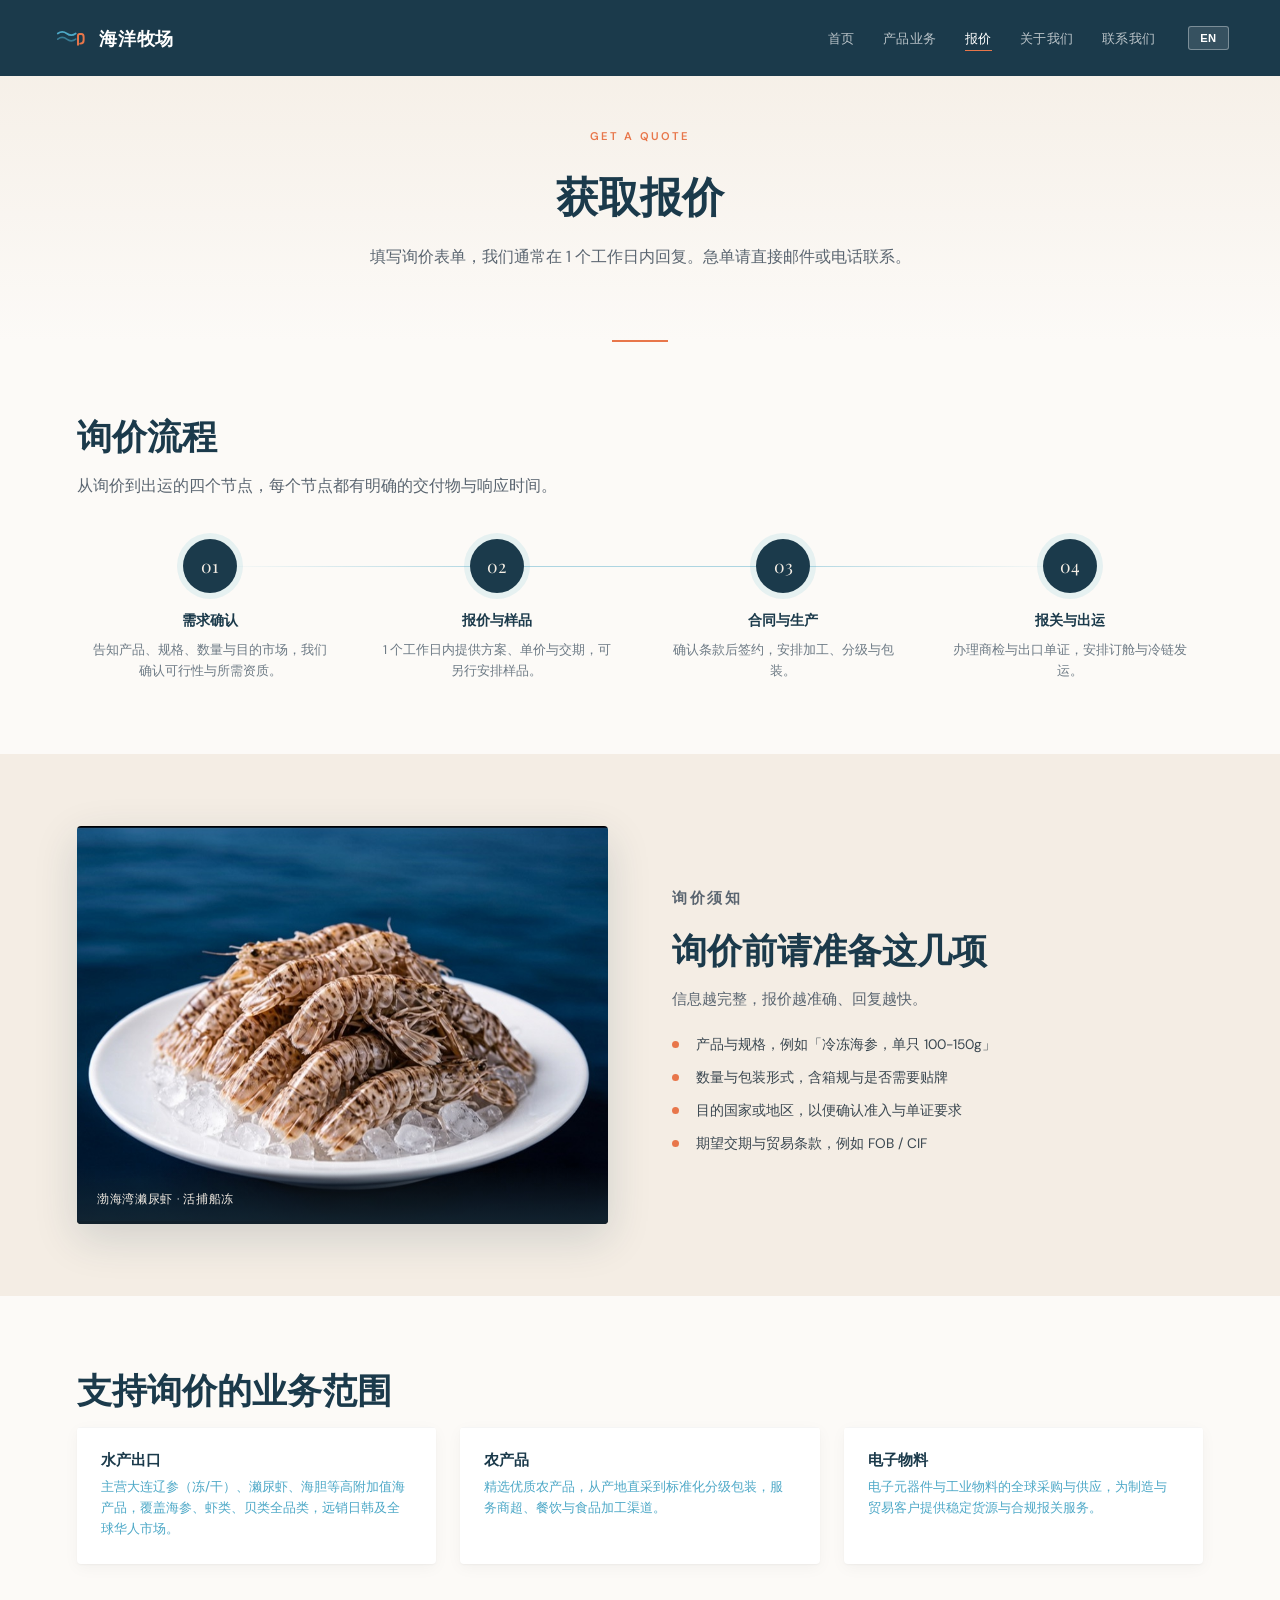
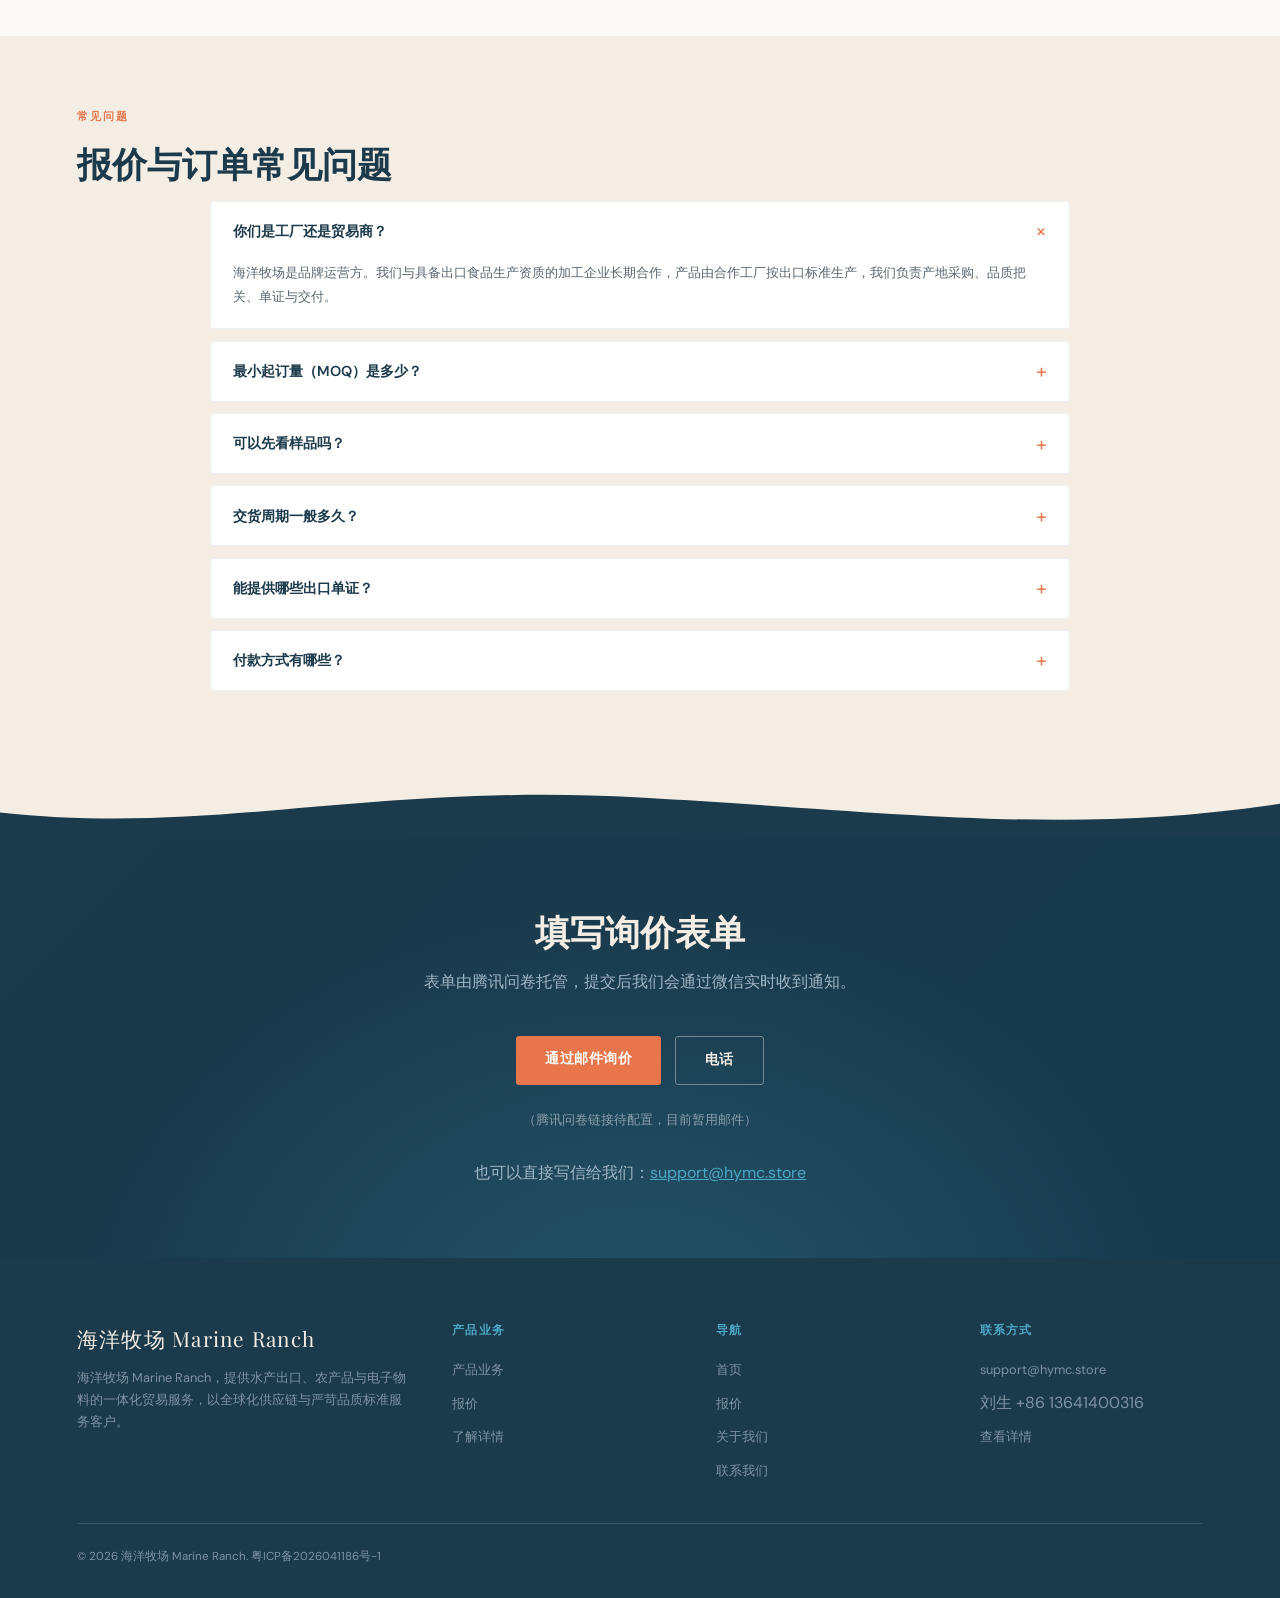
<file: pricing.html>
<!doctype html>
<html lang="zh-CN" data-i18n-doc-title="pricing.title">
<head>
<meta charset="utf-8">
<meta name="viewport" content="width=device-width,initial-scale=1">
<title>获取报价 — 海洋牧场</title>
<link rel="icon" href="favicon.svg" type="image/svg+xml">
<link rel="icon" href="favicon-32.png" sizes="32x32" type="image/png">
<link rel="icon" href="favicon-192.png" sizes="192x192" type="image/png">
<link rel="apple-touch-icon" href="apple-touch-icon.png">
<link href="https://fonts.googleapis.com/css2?family=Playfair+Display:wght@400;600&family=DM+Sans:wght@400;500;600&display=swap" rel="stylesheet">
<link rel="stylesheet" href="styles.css">
<!-- Open Graph / 社交分享预览 -->
<meta property="og:type" content="website">
<meta property="og:site_name" content="海洋牧场 Marine Ranch">
<meta property="og:url" content="https://hymc.store/pricing.html">
<meta property="og:title" content="获取报价 — 海洋牧场">
<meta property="og:description" content="填写询价表单，1 个工作日内回复。冷冻水产、农产品、电子物料定制供应。">
<meta property="og:locale" content="zh_CN">
<meta property="og:locale:alternate" content="en_US">
<meta property="og:image" content="https://hymc.store/favicon.svg">
<meta property="og:image:alt" content="海洋牧场 Marine Ranch Logo">
<meta name="twitter:card" content="summary">
</head>
<body>

<nav class="nav">
  <div class="nav-left">
    <a class="nav-logo-link" href="index.html">
      <svg class="nav-logo-svg" viewBox="0 0 64 64" fill="none">
        <rect width="64" height="64" rx="14" fill="transparent"/>
        <path d="M12 24 Q20 18 28 24 Q36 30 44 24" stroke="#4DA8C7" stroke-width="3" fill="none" stroke-linecap="round"/>
        <path d="M12 34 Q20 28 28 34 Q36 40 44 34" stroke="#4DA8C7" stroke-width="3" fill="none" stroke-linecap="round" opacity="0.6"/>
        <path d="M48 44 L48 28 Q48 25 51 25 L54 25 Q58 25 58 30 L58 36 Q58 42 52 42" stroke="#E8764A" stroke-width="3.5" fill="none" stroke-linecap="round" stroke-linejoin="round"/>
      </svg>
      <span class="nav-logo-text" data-i18n="brand.cn">海洋牧场</span>
    </a>
  </div>
  <div class="nav-right">
    <ul class="nav-links">
      <li><a href="index.html" data-i18n="nav.home">首页</a></li>
      <li><a href="products.html" data-i18n="nav.products">产品业务</a></li>
      <li><a href="pricing.html" data-i18n="nav.pricing">报价</a></li>
      <li><a href="about.html" data-i18n="nav.about">关于我们</a></li>
      <li><a href="contact.html" data-i18n="nav.contact">联系我们</a></li>
    </ul>
    <button class="lang-btn" data-lang-btn aria-label="Language">EN</button>
    <button class="hamburger" aria-label="菜单"><span></span><span></span><span></span></button>
  </div>
</nav>

<div class="mobile-menu">
  <a href="index.html" data-i18n="nav.home">首页</a>
  <a href="products.html" data-i18n="nav.products">产品业务</a>
  <a href="pricing.html" data-i18n="nav.pricing">报价</a>
  <a href="about.html" data-i18n="nav.about">关于我们</a>
  <a href="contact.html" data-i18n="nav.contact">联系我们</a>
</div>

<section class="page-head">
  <p class="section-label" data-i18n="pricing.label">Get a Quote</p>
  <h1 class="page-title" data-i18n="pricing.head">获取报价</h1>
  <p class="section-desc" data-i18n="pricing.desc">填写询价表单，我们通常在 1 个工作日内回复。急单请直接邮件或电话联系。</p>
</section>

<!-- 询价流程 -->
<section>
  <h2 class="section-title reveal" data-i18n="pricing.flow">询价流程</h2>
  <p class="section-desc reveal" data-i18n="index.desc.flow">从询价到出运的四个节点。</p>
  <div class="steps reveal" data-render="steps"></div>
</section>

<!-- 询价前请准备 -->
<section style="background:var(--frost)">
  <div class="split">
    <div class="split-media">
      <img src="img/mantis-shrimp.jpg" alt="渤海湾濑尿虾 · 活捕船冻" loading="lazy">
      <div class="split-cap">渤海湾濑尿虾 · 活捕船冻</div>
    </div>
    <div class="split-body">
      <p class="section-label" data-i18n="pricing.prep.label">询价须知</p>
      <h2 class="section-title" data-i18n="pricing.prep.title">询价前请准备这几项</h2>
      <p data-i18n="pricing.prep.desc">信息越完整，报价越准确、回复越快。</p>
      <div data-render="prep"></div>
    </div>
  </div>
</section>

<!-- 支持询价的业务范围 -->
<section>
  <h2 class="section-title reveal" data-i18n="pricing.scope">支持询价的业务范围</h2>
  <div class="cards reveal" data-render="lines-plain"></div>
</section>

<!-- FAQ -->
<section style="background:var(--frost)">
  <p class="section-label reveal" data-i18n="pricing.faq.label">常见问题</p>
  <h2 class="section-title reveal" data-i18n="pricing.faq.title">报价与订单常见问题</h2>
  <div class="reveal" data-render="faq"></div>
</section>

<!-- 联系与提交 -->
<div class="wave-sep" style="background:var(--frost)">
  <svg viewBox="0 0 1440 60" preserveAspectRatio="none"><path d="M0,36 C240,58 420,8 720,22 C1020,36 1200,58 1440,28 L1440,60 L0,60 Z" fill="#1B3A4B"/></svg>
</div>
<section class="cta-band">
  <h2 class="section-title reveal" data-i18n="pricing.form.title">填写询价表单</h2>
  <p class="section-desc reveal" data-i18n="pricing.form.desc">表单由腾讯问卷托管，提交后我们会通过微信实时收到通知。</p>
  <div class="hero-actions" style="margin-top:1.5rem">
    <a class="btn reveal" href="mailto:support@hymc.store?subject=询价 - 海洋牧场" data-i18n="pricing.form.btn">通过邮件询价</a>
    <a class="btn btn-ghost reveal" href="tel:+8613641400316" data-i18n="contact.tel">电话</a>
  </div>
  <p class="section-desc reveal" style="margin:1.5rem auto 0;font-size:.8rem;color:#8ba0ae" data-i18n="pricing.form.note">（腾讯问卷链接待配置，目前暂用邮件）</p>
  <p class="section-desc reveal" style="margin:1.75rem auto 0"><span data-i18n="pricing.mail.hint">也可以直接写信给我们：</span><a href="mailto:support@hymc.store?subject=询价 - 海洋牧场" style="color:var(--sea)">support@hymc.store</a></p>
</section>

<footer class="footer">
  <div class="footer-grid">
    <div>
      <div class="footer-brand">海洋牧场 Marine Ranch</div>
      <p class="footer-desc" data-i18n="footer.tagline">海洋牧场 Marine Ranch，提供水产出口、农产品与电子物料的一体化贸易服务，以全球化供应链与严苛品质标准服务客户。</p>
    </div>
    <div class="footer-col">
      <h4 data-i18n="footer.col.products">产品业务</h4>
      <ul>
        <li><a href="products.html" data-i18n="nav.products">产品业务</a></li>
        <li><a href="pricing.html" data-i18n="nav.pricing">报价</a></li>
        <li><a href="products.html" data-i18n="index.card.more">了解详情</a></li>
      </ul>
    </div>
    <div class="footer-col">
      <h4 data-i18n="footer.col.nav">导航</h4>
      <ul>
        <li><a href="index.html" data-i18n="nav.home">首页</a></li>
        <li><a href="pricing.html" data-i18n="nav.pricing">报价</a></li>
        <li><a href="about.html" data-i18n="nav.about">关于我们</a></li>
        <li><a href="contact.html" data-i18n="nav.contact">联系我们</a></li>
      </ul>
    </div>
    <div class="footer-col">
      <h4 data-i18n="footer.col.contact">联系方式</h4>
      <ul>
        <li><a href="mailto:support@hymc.store">support@hymc.store</a></li>
        <li>刘生 +86 13641400316</li>
        <li><a href="contact.html" data-i18n="footer.contact.detail">查看详情</a></li>
      </ul>
    </div>
  </div>
  <div class="footer-bottom">
    <span>&copy; <span id="y"></span> <span data-i18n="footer.copyright">海洋牧场 Marine Ranch.</span> <a href="https://beian.miit.gov.cn/" target="_blank" rel="noopener">粤ICP备2026041186号-1</a></span>
  </div>
</footer>

<button class="back-to-top" aria-label="回到顶部">↑</button>

<script src="data.js"></script>
<script src="i18n.js"></script>
<script src="script.js"></script>
<script>document.getElementById('y').textContent = new Date().getFullYear();</script>
</body>
</html>
</file>
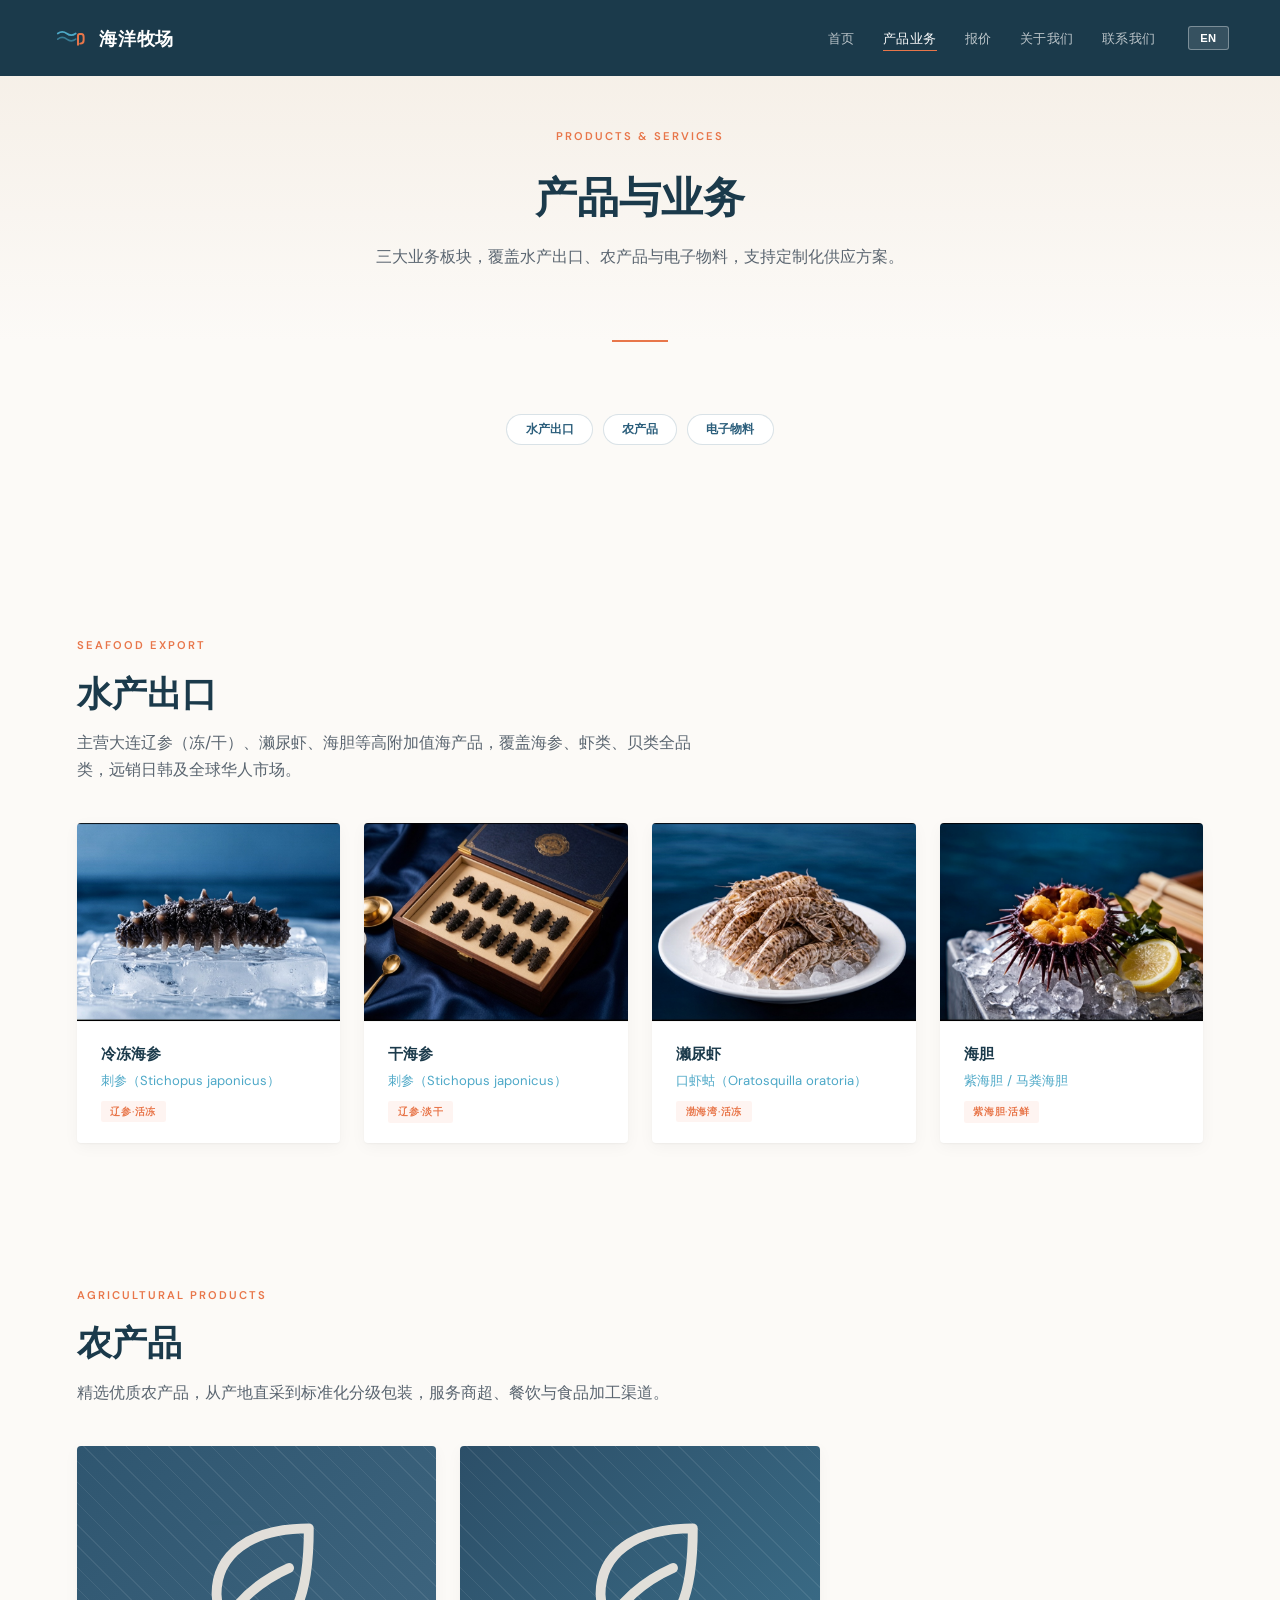
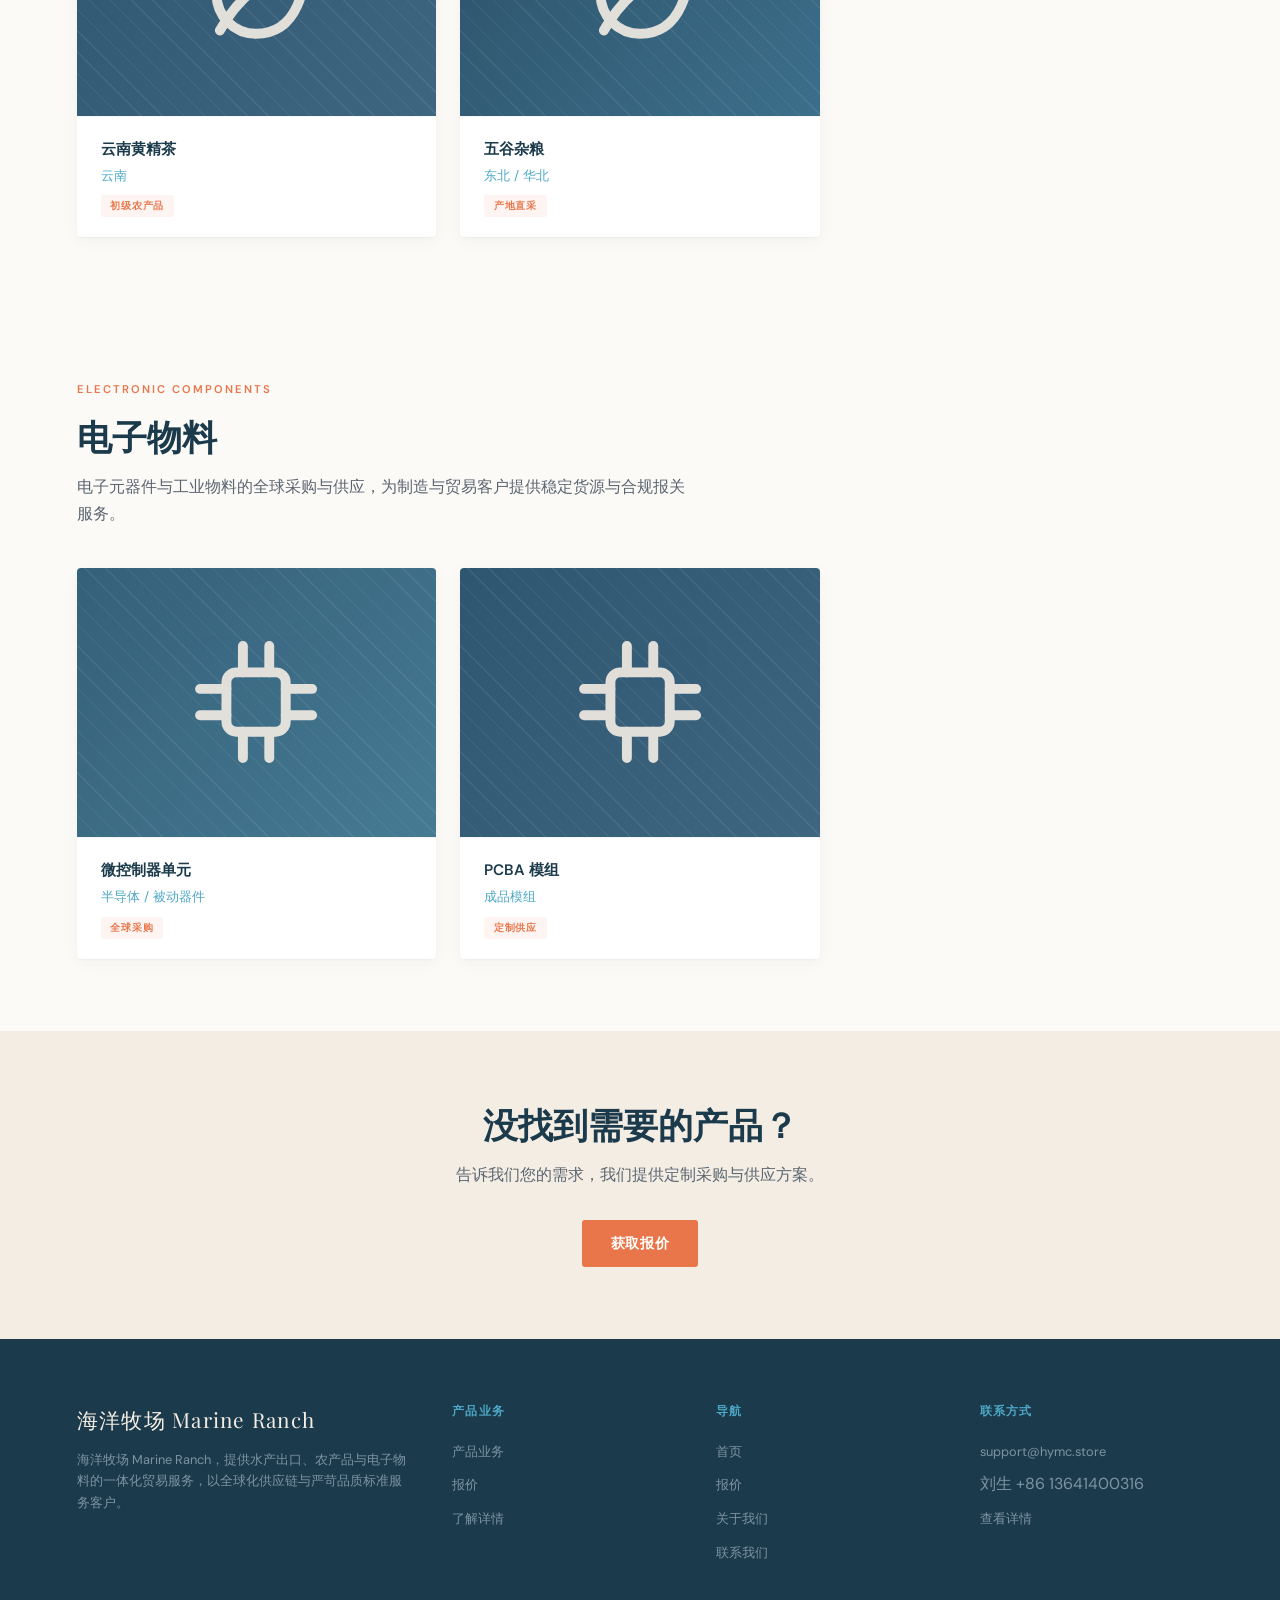
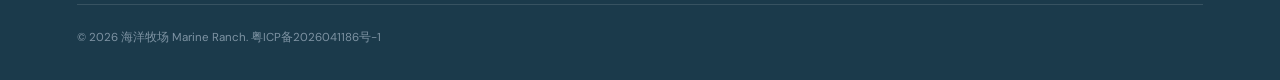
<file: products.html>
<!doctype html>
<html lang="zh-CN" data-i18n-doc-title="products.title">

<head>
  <meta charset="utf-8">
  <meta name="viewport" content="width=device-width,initial-scale=1">
  <title>产品业务 — 海洋牧场</title>
  <link rel="icon" href="favicon.svg" type="image/svg+xml">
  <link rel="icon" href="favicon-32.png" sizes="32x32" type="image/png">
  <link rel="icon" href="favicon-192.png" sizes="192x192" type="image/png">
  <link rel="apple-touch-icon" href="apple-touch-icon.png">
  <link
    href="https://fonts.googleapis.com/css2?family=Playfair+Display:wght@400;600&family=DM+Sans:wght@400;500;600&display=swap"
    rel="stylesheet">
  <link rel="stylesheet" href="styles.css">
  <!-- Open Graph / 社交分享预览 -->
  <meta property="og:type" content="website">
  <meta property="og:site_name" content="海洋牧场 Marine Ranch">
  <meta property="og:url" content="https://hymc.store/products.html">
  <meta property="og:title" content="产品业务 — 海洋牧场">
  <meta property="og:description" content="大连辽参（冻/干）、濑尿虾、海胆等高附加值海产品，覆盖水产出口、农产品与电子物料。">
  <meta property="og:locale" content="zh_CN">
  <meta property="og:locale:alternate" content="en_US">
  <meta property="og:image" content="https://hymc.store/favicon.svg">
  <meta property="og:image:alt" content="海洋牧场 Marine Ranch Logo">
  <meta name="twitter:card" content="summary">
</head>

<body>

  <nav class="nav">
    <div class="nav-left">
      <a class="nav-logo-link" href="index.html">
        <svg class="nav-logo-svg" viewBox="0 0 64 64" fill="none">
          <rect width="64" height="64" rx="14" fill="transparent" />
          <path d="M12 24 Q20 18 28 24 Q36 30 44 24" stroke="#4DA8C7" stroke-width="3" fill="none"
            stroke-linecap="round" />
          <path d="M12 34 Q20 28 28 34 Q36 40 44 34" stroke="#4DA8C7" stroke-width="3" fill="none"
            stroke-linecap="round" opacity="0.6" />
          <path d="M48 44 L48 28 Q48 25 51 25 L54 25 Q58 25 58 30 L58 36 Q58 42 52 42" stroke="#E8764A"
            stroke-width="3.5" fill="none" stroke-linecap="round" stroke-linejoin="round" />
        </svg>
        <span class="nav-logo-text" data-i18n="brand.cn">海洋牧场</span>
      </a>
    </div>
    <div class="nav-right">
      <ul class="nav-links">
        <li><a href="index.html" data-i18n="nav.home">首页</a></li>
        <li><a href="products.html" data-i18n="nav.products">产品业务</a></li>
        <li><a href="pricing.html" data-i18n="nav.pricing">报价</a></li>
        <li><a href="about.html" data-i18n="nav.about">关于我们</a></li>
        <li><a href="contact.html" data-i18n="nav.contact">联系我们</a></li>
      </ul>
      <button class="lang-btn" data-lang-btn aria-label="Language">EN</button>
      <button class="hamburger" aria-label="菜单"><span></span><span></span><span></span></button>
    </div>
  </nav>

  <div class="mobile-menu">
    <a href="index.html" data-i18n="nav.home">首页</a>
    <a href="products.html" data-i18n="nav.products">产品业务</a>
    <a href="pricing.html" data-i18n="nav.pricing">报价</a>
    <a href="about.html" data-i18n="nav.about">关于我们</a>
    <a href="contact.html" data-i18n="nav.contact">联系我们</a>
  </div>

  <section class="page-head">
    <p class="section-label" data-i18n="products.label">Products & Services</p>
    <h1 class="page-title" data-i18n="products.head">产品与业务</h1>
    <p class="section-desc" data-i18n="products.desc">三大业务板块，覆盖水产出口、农产品与电子物料，支持定制化供应方案。</p>
  </section>

  <!-- 分类快速定位 -->
  <section>
    <nav class="cat-nav reveal" data-render="catnav" aria-label="产品分类"></nav>
  </section>

  <div id="groups"></div>

  <section style="text-align:center;background:var(--frost)">
    <h2 class="section-title reveal" data-i18n="products.none.title">没找到需要的产品？</h2>
    <p class="section-desc reveal" style="margin:0 auto 2rem" data-i18n="products.none.desc">告诉我们您的需求，我们提供定制采购与供应方案。</p>
    <a class="btn reveal" href="pricing.html" data-i18n="products.none.btn">获取报价</a>
  </section>

  <!-- 产品详情弹窗 -->
  <div class="modal-overlay" id="modal-overlay" hidden>
    <div class="modal" role="dialog" aria-modal="true">
      <button class="modal-close" id="modal-close" aria-label="关闭">&times;</button>
      <div id="modal-content"></div>
    </div>
  </div>

  <footer class="footer">
    <div class="footer-grid">
      <div>
        <div class="footer-brand">海洋牧场 Marine Ranch</div>
        <p class="footer-desc" data-i18n="footer.tagline">海洋牧场 Marine Ranch，提供水产出口、农产品与电子物料的一体化贸易服务，以全球化供应链与严苛品质标准服务客户。
        </p>
      </div>
      <div class="footer-col">
        <h4 data-i18n="footer.col.products">产品业务</h4>
        <ul>
          <li><a href="products.html" data-i18n="nav.products">产品业务</a></li>
          <li><a href="pricing.html" data-i18n="nav.pricing">报价</a></li>
          <li><a href="products.html" data-i18n="index.card.more">了解详情</a></li>
        </ul>
      </div>
      <div class="footer-col">
        <h4 data-i18n="footer.col.nav">导航</h4>
        <ul>
          <li><a href="index.html" data-i18n="nav.home">首页</a></li>
          <li><a href="pricing.html" data-i18n="nav.pricing">报价</a></li>
          <li><a href="about.html" data-i18n="nav.about">关于我们</a></li>
          <li><a href="contact.html" data-i18n="nav.contact">联系我们</a></li>
        </ul>
      </div>
      <div class="footer-col">
        <h4 data-i18n="footer.col.contact">联系方式</h4>
        <ul>
          <li><a href="mailto:support@hymc.store">support@hymc.store</a></li>
          <li>刘生 +86 13641400316</li>
          <li><a href="contact.html" data-i18n="footer.contact.detail">查看详情</a></li>
        </ul>
      </div>
    </div>
    <div class="footer-bottom">
      <span>&copy; <span id="y"></span> <span data-i18n="footer.copyright">海洋牧场 Marine Ranch.</span> <a
          href="https://beian.miit.gov.cn/" target="_blank" rel="noopener">粤ICP备2026041186号-1</a></span>
    </div>
  </footer>

  <button class="back-to-top" aria-label="回到顶部">↑</button>

  <script src="data.js"></script>
  <script src="i18n.js"></script>
  <script src="script.js"></script>
  <script>
    const isEn = () => window.i18n.current() === 'en';
    const PLACEHOLDER_ICON = { seafood: 'drop', agri: 'leaf', electronic: 'chip' };

    function renderGroups() {
      const groups = document.getElementById('groups');
      groups.innerHTML = window.BUSINESS_LINES.map((b) => {
        const items = window.PRODUCTS.filter((p) => p.category === b.id);
        return '<section id="' + b.id + '">' +
          '<p class="section-label reveal visible">' + b.en + '</p>' +
          '<h2 class="section-title reveal visible">' + (isEn() ? b.en : b.name) + '</h2>' +
          '<p class="section-desc reveal visible">' + (isEn() ? b.en_desc : b.desc) + '</p>' +
          '<div class="cards' + (items.length >= 4 ? ' cards-4' : '') + ' reveal visible">' + items.map((p) => {
            const specs = isEn() ? (p.en_specs || p.specs) : p.specs;
            const sub = specs && specs[0] ? specs[0].v : '';
            const media = p.img
              ? '<img src="' + p.img + '" alt="' + (isEn() ? p.en : p.name) + '" loading="lazy" />'
              : window.MR.iconC(PLACEHOLDER_ICON[p.category] || 'drop', '#F4EDE4');
            const imgCls = p.img ? '' : ' placeholder';
            return '<div class="card product-card" data-product="' + p.id + '">' +
              '<div class="card-img' + imgCls + ' ' + p.icon + '">' + media + '</div>' +
              '<div class="card-body"><h4>' + (isEn() ? p.en : p.name) + '</h4>' +
              '<p>' + sub + '</p>' +
              '<span class="card-tag">' + p.tag + '</span></div>' +
              '</div>';
          }).join('') + '</div></section>';
      }).join('');
      bindModal();
    }

    // 弹窗（重新渲染后需要重新绑定）
    function bindModal() {
      const overlay = document.getElementById('modal-overlay');
      const content = document.getElementById('modal-content');
      if (!overlay || !content) return;
      document.querySelectorAll('.product-card').forEach((card) => {
        card.onclick = null;
        card.addEventListener('click', () => {
          const p = window.PRODUCTS.find((x) => x.id === card.dataset.product);
          if (!p) return;
          const specs = isEn() ? (p.en_specs || p.specs) : p.specs;
          const certs = (p.cert && p.cert.length)
            ? '<div class="modal-cert">' + p.cert.map((c) => '<span>' + c + '</span>').join('') + '</div>'
            : '';
          content.innerHTML =
            '<p class="modal-cat">' + p.tag + '</p>' +
            '<h3 class="modal-title">' + (isEn() ? p.en : p.name) + '<span>' + (isEn() ? p.name : p.en) + '</span></h3>' +
            '<p class="modal-desc">' + (isEn() ? p.en_desc : p.desc) + '</p>' +
            '<div class="modal-specs">' + specs.map((s) => '<div class="spec"><span>' + s.k + '</span><b>' + s.v + '</b></div>').join('') + '</div>' +
            certs +
            '<div style="display:flex;gap:.6rem;flex-wrap:wrap">' +
            '<a class="btn" href="pricing.html">' + window.i18n('common.quote') + '</a>' +
            '<a class="btn" style="background:var(--mid)" href="mailto:support@hymc.store?subject=询价 - ' + encodeURIComponent(p.name) + '">' + window.i18n('contact.mail') + '</a>' +
            '</div>';
          overlay.hidden = false;
          document.body.style.overflow = 'hidden';
        });
      });
      document.getElementById('modal-close').onclick = closeModal;
      overlay.onclick = (e) => { if (e.target === overlay) closeModal(); };
      document.addEventListener('keydown', (e) => { if (e.key === 'Escape') closeModal(); });
      function closeModal() { overlay.hidden = true; document.body.style.overflow = ''; }
    }

    renderGroups();
    document.getElementById('y').textContent = new Date().getFullYear();
    document.addEventListener('langchange', () => { renderGroups(); });
  </script>
</body>

</html>
</file>
<file: styles.css>
/* 海洋牧场 · 全局设计令牌与共享样式（6 色品牌体系） */
:root {
  --deep: #1b3a4b;
  --mid: #2c5f7c;
  --sea: #4da8c7;
  --coral: #e8764a;
  --frost: #f4ede4;
  --warm-white: #fcfaf7;
  --slate: #3a4750;
  --font-display: "Playfair Display", Georgia, "Songti SC", serif;
  --font-body:
    "DM Sans", -apple-system, "PingFang SC", "Microsoft YaHei", sans-serif;
}
*,
*::before,
*::after {
  margin: 0;
  padding: 0;
  box-sizing: border-box;
}
html {
  scroll-behavior: smooth;
}
body {
  font-family: var(--font-body);
  background: var(--warm-white);
  color: var(--slate);
  line-height: 1.6;
  -webkit-font-smoothing: antialiased;
}

/* 导航 */
.nav {
  position: fixed;
  top: 0;
  left: 0;
  right: 0;
  z-index: 100;
  padding: 1.25rem clamp(1.5rem, 4vw, 4rem);
  display: flex;
  justify-content: space-between;
  align-items: center;
  background: var(--deep);
  color: #fff;
  transition:
    padding 0.3s,
    box-shadow 0.3s;
}
.nav.scrolled {
  padding: 0.8rem clamp(1.5rem, 4vw, 4rem);
  box-shadow: 0 4px 24px rgba(0, 0, 0, 0.3);
}
.nav-left {
  display: flex;
  align-items: center;
  gap: 0.75rem;
}
.nav-logo-link {
  display: flex;
  align-items: center;
  gap: 0.75rem;
  text-decoration: none;
  color: inherit;
}
.nav-logo-svg {
  width: 36px;
  height: 36px;
}
.nav-logo-text {
  font-family: var(--font-display);
  font-weight: 700;
  font-size: 1.15rem;
  letter-spacing: 0.04em;
}
.nav-right {
  display: flex;
  align-items: center;
  gap: 2rem;
}
.nav-links {
  display: flex;
  gap: 1.75rem;
  list-style: none;
  font-size: 0.82rem;
  font-weight: 500;
  letter-spacing: 0.04em;
}
.nav-links a {
  color: inherit;
  text-decoration: none;
  opacity: 0.7;
  transition: opacity 0.2s;
  position: relative;
  padding-bottom: 4px;
}
.nav-links a:hover,
.nav-links a.active {
  opacity: 1;
}
.nav-links a.active::after {
  content: "";
  position: absolute;
  bottom: 0;
  left: 0;
  right: 0;
  height: 1px;
  background: var(--coral);
}
.hamburger {
  display: none;
  flex-direction: column;
  gap: 5px;
  cursor: pointer;
  background: none;
  border: none;
  padding: 4px;
  z-index: 101;
}
.lang-btn {
  background: rgba(255, 255, 255, 0.12);
  border: 1px solid rgba(255, 255, 255, 0.35);
  color: #fff;
  font-size: 0.7rem;
  font-weight: 600;
  letter-spacing: 0.04em;
  padding: 0.3rem 0.7rem;
  border-radius: 3px;
  cursor: pointer;
  transition: background 0.2s;
  white-space: nowrap;
}
.lang-btn:hover {
  background: rgba(255, 255, 255, 0.22);
}
.hamburger span {
  display: block;
  width: 22px;
  height: 2px;
  background: #fff;
  transition: 0.3s;
}
.hamburger.open span:nth-child(1) {
  transform: rotate(45deg) translate(5px, 5px);
}
.hamburger.open span:nth-child(2) {
  opacity: 0;
}
.hamburger.open span:nth-child(3) {
  transform: rotate(-45deg) translate(5px, -5px);
}
.mobile-menu {
  display: none;
  position: fixed;
  inset: 0;
  background: var(--deep);
  z-index: 99;
  padding: 6rem 2rem 2rem;
  flex-direction: column;
  gap: 1.5rem;
}
.mobile-menu.open {
  display: flex;
}
.mobile-menu a {
  color: #fff;
  text-decoration: none;
  font-size: 1.2rem;
  font-weight: 500;
  opacity: 0.8;
}
.mobile-menu a:hover,
.mobile-menu a.active {
  opacity: 1;
  color: var(--coral);
}

/* 区块通用 */
section {
  padding: clamp(3rem, 8vh, 6rem) clamp(1.5rem, 6vw, 6rem);
}
.section-label {
  font-size: 0.7rem;
  font-weight: 600;
  letter-spacing: 0.18em;
  text-transform: uppercase;
  color: var(--coral);
  margin-bottom: 1rem;
}
.section-title {
  font-family: var(--font-display);
  font-size: clamp(1.6rem, 3vw, 2.2rem);
  font-weight: 600;
  color: var(--deep);
  line-height: 1.2;
  margin-bottom: 1rem;
}
.section-desc {
  font-size: 1rem;
  color: #5a6570;
  max-width: 620px;
  line-height: 1.7;
  margin-bottom: 2.5rem;
}

/* Hero */
.hero {
  min-height: 100vh;
  display: flex;
  flex-direction: column;
  justify-content: center;
  align-items: center;
  text-align: center;
  background: linear-gradient(
    170deg,
    var(--deep) 0%,
    #16202b 60%,
    #20303f 100%
  );
  position: relative;
  overflow: hidden;
  padding: 6rem 2rem 4rem;
}
.hero::before {
  content: "";
  position: absolute;
  inset: 0;
  background:
    radial-gradient(
      ellipse at 30% 70%,
      rgba(77, 168, 199, 0.22),
      transparent 60%
    ),
    radial-gradient(
      ellipse at 75% 20%,
      rgba(232, 118, 74, 0.14),
      transparent 50%
    );
}
.hero-content {
  position: relative;
  z-index: 1;
}
.hero-logo-wrap {
  margin-bottom: 2rem;
}
.hero-logo-wrap svg {
  width: clamp(140px, 22vw, 240px);
  height: auto;
  filter: drop-shadow(0 2px 40px rgba(77, 168, 199, 0.35));
}
.hero-brand-cn {
  font-family: var(--font-display);
  font-size: clamp(2rem, 5vw, 3.6rem);
  font-weight: 600;
  color: var(--frost);
  letter-spacing: 0.12em;
  margin-bottom: 0.5rem;
}
.hero-brand-en {
  font-family: var(--font-display);
  font-size: clamp(1rem, 2.5vw, 1.6rem);
  font-weight: 400;
  font-style: italic;
  color: #9fc6da;
  letter-spacing: 0.08em;
}
.hero-line {
  width: 1px;
  height: clamp(40px, 8vh, 80px);
  background: linear-gradient(to bottom, var(--coral), transparent);
  margin: 2rem auto 0;
}
.hero-tag {
  margin-top: 1.5rem;
  font-size: 0.8rem;
  font-weight: 500;
  letter-spacing: 0.16em;
  color: #7fa6bc;
}

/* 卡片 */
.cards {
  display: grid;
  grid-template-columns: repeat(3, 1fr);
  gap: 1.5rem;
}
.card {
  background: #fff;
  border-radius: 4px;
  overflow: hidden;
  box-shadow:
    0 1px 2px rgba(0, 0, 0, 0.04),
    0 4px 16px rgba(0, 0, 0, 0.04);
  transition:
    box-shadow 0.3s,
    transform 0.3s;
  cursor: pointer;
}
.card:hover {
  box-shadow:
    0 2px 4px rgba(0, 0, 0, 0.06),
    0 8px 32px rgba(0, 0, 0, 0.08);
  transform: translateY(-4px);
}
.card-img {
  aspect-ratio: 4/3;
  display: flex;
  align-items: center;
  justify-content: center;
  overflow: hidden;
}
.card-img svg {
  width: 64%;
  height: auto;
  opacity: 0.9;
}
.card-img img {
  width: 100%;
  height: 100%;
  object-fit: cover;
  display: block;
}
.card-body {
  padding: 1.25rem 1.5rem;
  border-top: 1px solid rgba(0, 0, 0, 0.04);
}
.card-body h4 {
  font-size: 0.95rem;
  font-weight: 600;
  color: var(--deep);
  margin-bottom: 0.25rem;
}
.card-body p {
  font-size: 0.82rem;
  color: var(--sea);
  margin-bottom: 0.35rem;
}
.card-tag {
  display: inline-block;
  font-size: 0.6rem;
  font-weight: 600;
  letter-spacing: 0.08em;
  color: var(--coral);
  background: rgba(232, 118, 74, 0.08);
  padding: 0.2rem 0.6rem;
  border-radius: 2px;
}

.c1 {
  background: linear-gradient(135deg, #2a4a63, #355a78);
}
.c2 {
  background: linear-gradient(135deg, #2f5670, #3f6680);
}
.c3 {
  background: linear-gradient(135deg, #356079, #467a93);
}
.c4 {
  background: linear-gradient(135deg, #2c4f68, #3c6f8a);
}

/* 弹窗 */
.modal-overlay {
  position: fixed;
  inset: 0;
  background: rgba(0, 0, 0, 0.6);
  z-index: 200;
  display: flex;
  align-items: center;
  justify-content: center;
}
.modal-overlay[hidden] {
  display: none;
}
.modal {
  background: #fff;
  border-radius: 4px;
  max-width: 620px;
  width: 92%;
  max-height: 88vh;
  overflow-y: auto;
  padding: 2.5rem;
  position: relative;
  box-shadow: 0 20px 60px rgba(0, 0, 0, 0.3);
}
.modal-close {
  position: absolute;
  top: 1rem;
  right: 1rem;
  background: none;
  border: none;
  font-size: 1.5rem;
  cursor: pointer;
  color: var(--slate);
  width: 32px;
  height: 32px;
  border-radius: 50%;
}
.modal-close:hover {
  background: rgba(0, 0, 0, 0.06);
}
.modal-cat {
  font-size: 0.65rem;
  font-weight: 600;
  letter-spacing: 0.12em;
  text-transform: uppercase;
  color: var(--coral);
  margin-bottom: 0.5rem;
}
.modal-title {
  font-family: var(--font-display);
  font-size: 1.4rem;
  color: var(--deep);
  margin-bottom: 0.75rem;
}
.modal-title span {
  display: block;
  font-family: var(--font-body);
  font-size: 0.8rem;
  font-weight: 400;
  color: var(--sea);
  margin-top: 0.2rem;
}
.modal-desc {
  font-size: 0.88rem;
  color: #5a6570;
  line-height: 1.65;
  margin-bottom: 1.25rem;
}
.modal-specs {
  display: grid;
  grid-template-columns: 1fr 1fr;
  gap: 0.75rem;
  margin-bottom: 1.25rem;
}
.modal-specs .spec {
  background: var(--frost);
  padding: 0.85rem 1rem;
  border-radius: 2px;
}
.modal-specs .spec span {
  display: block;
  font-size: 0.62rem;
  font-weight: 600;
  letter-spacing: 0.08em;
  color: var(--coral);
}
.modal-specs .spec b {
  display: block;
  font-size: 0.85rem;
  font-weight: 500;
  color: var(--deep);
  margin-top: 0.25rem;
}
.modal-cert {
  display: flex;
  gap: 0.5rem;
  flex-wrap: wrap;
  margin-bottom: 1.5rem;
}
.modal-cert span {
  font-size: 0.65rem;
  font-weight: 600;
  padding: 0.3rem 0.6rem;
  background: var(--deep);
  color: var(--frost);
  border-radius: 1px;
}

/* 页脚 */
.footer {
  background: var(--deep);
  color: #7e93a3;
  padding: 4rem clamp(1.5rem, 6vw, 6rem) 2rem;
}
.footer-grid {
  display: grid;
  grid-template-columns: 1.5fr 1fr 1fr 1fr;
  gap: 2.5rem;
  margin-bottom: 2rem;
}
.footer-brand {
  font-family: var(--font-display);
  font-size: 1.3rem;
  color: var(--frost);
  letter-spacing: 0.06em;
  margin-bottom: 0.75rem;
}
.footer-desc {
  font-size: 0.8rem;
  line-height: 1.7;
  margin-bottom: 1rem;
}
.footer-col h4 {
  font-size: 0.72rem;
  font-weight: 600;
  letter-spacing: 0.1em;
  text-transform: uppercase;
  color: var(--sea);
  margin-bottom: 1rem;
}
.footer-col ul {
  list-style: none;
}
.footer-col ul li {
  margin-bottom: 0.5rem;
}
.footer-col ul li a {
  color: #7e93a3;
  text-decoration: none;
  font-size: 0.8rem;
}
.footer-col ul li a:hover {
  color: var(--coral);
}
.footer-bottom {
  border-top: 1px solid rgba(255, 255, 255, 0.12);
  padding-top: 1.5rem;
  font-size: 0.72rem;
}
.footer-bottom a {
  color: inherit;
  text-decoration: none;
}
.footer-bottom a:hover {
  color: var(--coral);
}

/* 表单 */
.field {
  margin-bottom: 1rem;
}
.field label {
  display: block;
  font-size: 0.8rem;
  font-weight: 500;
  color: var(--deep);
  margin-bottom: 0.4rem;
}
.field input,
.field textarea,
.field select {
  width: 100%;
  padding: 0.7rem 0.9rem;
  border: 1px solid #d8e0e6;
  border-radius: 3px;
  font-family: var(--font-body);
  font-size: 0.9rem;
  background: #fff;
}
.field input:focus,
.field textarea:focus,
.field select:focus {
  outline: none;
  border-color: var(--sea);
}
.btn {
  display: inline-block;
  padding: 0.8rem 1.8rem;
  background: var(--coral);
  color: #fff;
  border: none;
  border-radius: 3px;
  font-weight: 600;
  letter-spacing: 0.04em;
  cursor: pointer;
  font-size: 0.85rem;
  transition: background 0.2s;
  text-decoration: none;
}
.btn:hover {
  background: #cf5f37;
}

.back-to-top {
  position: fixed;
  bottom: 2rem;
  right: 2rem;
  z-index: 150;
  width: 44px;
  height: 44px;
  border-radius: 50%;
  background: var(--deep);
  color: #fff;
  border: none;
  cursor: pointer;
  display: flex;
  align-items: center;
  justify-content: center;
  opacity: 0;
  pointer-events: none;
  transition:
    opacity 0.3s,
    background 0.2s;
}
.back-to-top.visible {
  opacity: 1;
  pointer-events: auto;
}
.back-to-top:hover {
  background: var(--mid);
}

.reveal {
  opacity: 0;
  transform: translateY(40px);
  transition:
    opacity 0.8s ease,
    transform 0.8s ease;
}
.reveal.visible {
  opacity: 1;
  transform: translateY(0);
}

/* 内页头部 */
.page-head {
  text-align: center;
  padding-top: 8rem;
  padding-bottom: 2rem;
}
.page-title {
  font-family: var(--font-display);
  font-size: clamp(1.8rem, 4vw, 2.6rem);
  font-weight: 600;
  color: var(--deep);
  margin-bottom: 1rem;
}
.page-head .section-desc {
  margin-left: auto;
  margin-right: auto;
}

/* 关于页 */
.about-grid {
  display: grid;
  grid-template-columns: 1.4fr 1fr;
  gap: 3rem;
  align-items: start;
}
.about-text p {
  font-size: 0.95rem;
  color: #5a6570;
  line-height: 1.8;
  margin-bottom: 1rem;
}
.about-facts {
  display: grid;
  grid-template-columns: 1fr 1fr;
  gap: 1rem;
}
.fact {
  background: #fff;
  border-radius: 4px;
  padding: 1.5rem 1rem;
  text-align: center;
  box-shadow:
    0 1px 2px rgba(0, 0, 0, 0.04),
    0 4px 16px rgba(0, 0, 0, 0.04);
}
.fact b {
  display: block;
  font-family: var(--font-display);
  font-size: 1.5rem;
  color: var(--coral);
  margin-bottom: 0.35rem;
}
.fact span {
  font-size: 0.75rem;
  color: #5a6570;
}

/* 联系页 */
.contact-grid {
  display: grid;
  grid-template-columns: 1.2fr 1fr;
  gap: 3rem;
  align-items: start;
}
.contact-cards {
  display: grid;
  gap: 1.25rem;
}
.contact-cards .card {
  cursor: default;
}
.contact-cards .card-body a {
  color: var(--mid);
}
.contact-note p {
  font-size: 0.95rem;
  color: #5a6570;
  line-height: 1.8;
  margin-bottom: 1rem;
}
.qr-placeholder {
  margin-top: 0.75rem;
}
.qr-placeholder svg {
  width: 140px;
  height: 140px;
  background: #fff;
  border-radius: 4px;
  padding: 10px;
}

@media (max-width: 1024px) {
  .cards {
    grid-template-columns: repeat(2, 1fr);
  }
  .footer-grid {
    grid-template-columns: 1fr 1fr;
  }
}
@media (max-width: 768px) {
  .nav-links {
    display: none;
  }
  .hamburger {
    display: flex;
  }
  .cards {
    grid-template-columns: 1fr;
  }
  .footer-grid {
    grid-template-columns: 1fr;
  }
  .modal-specs {
    grid-template-columns: 1fr;
  }
  .about-grid,
  .contact-grid {
    grid-template-columns: 1fr;
  }
  section {
    padding: clamp(2rem, 5vh, 4rem) clamp(1rem, 3vw, 2rem);
  }
}
@media (max-width: 480px) {
  .cards {
    grid-template-columns: 1fr;
  }
}

/* ============================================================
   以下为 2026-09-12 内容扩充新增组件
   命名均以新前缀区分，不覆盖上方任何既有规则
   ============================================================ */

/* 锚点定位补偿（固定导航遮挡） */
[id] {
  scroll-margin-top: 92px;
}

/* 通用：居中排版工具类 */
.center {
  text-align: center;
}
.center .section-desc {
  margin-left: auto;
  margin-right: auto;
}
.section-desc.tight {
  margin-bottom: 1.5rem;
}

/* ---------- Hero 图像层与滚动提示 ---------- */
.hero-media {
  position: absolute;
  inset: 0;
  z-index: 0;
  overflow: hidden;
}
.hero-media img {
  width: 100%;
  height: 100%;
  object-fit: cover;
  opacity: 0.3;
  transform: scale(1.04);
}
.hero-media::after {
  content: "";
  position: absolute;
  inset: 0;
  background: linear-gradient(
    180deg,
    rgba(20, 38, 50, 0.9) 0%,
    rgba(22, 42, 56, 0.62) 45%,
    rgba(24, 46, 62, 0.94) 100%
  );
}
.hero-content {
  z-index: 2;
}
.hero-scroll {
  position: absolute;
  bottom: 2.25rem;
  left: 50%;
  transform: translateX(-50%);
  z-index: 2;
  display: flex;
  flex-direction: column;
  align-items: center;
  gap: 0.5rem;
  color: #8fb2c6;
  font-size: 0.62rem;
  letter-spacing: 0.22em;
  text-transform: uppercase;
}
.hero-scroll i {
  display: block;
  width: 1px;
  height: 34px;
  background: linear-gradient(to bottom, rgba(143, 178, 198, 0.7), transparent);
  animation: scrollPulse 2s ease-in-out infinite;
}
@keyframes scrollPulse {
  0%,
  100% {
    opacity: 0.35;
    transform: scaleY(0.7);
  }
  50% {
    opacity: 1;
    transform: scaleY(1);
  }
}
.hero-eyebrow {
  display: inline-block;
  font-size: 0.66rem;
  font-weight: 600;
  letter-spacing: 0.24em;
  text-transform: uppercase;
  color: var(--sea);
  border: 1px solid rgba(77, 168, 199, 0.35);
  border-radius: 100px;
  padding: 0.35rem 1rem;
  margin-bottom: 1.5rem;
}
.hero-actions {
  display: flex;
  gap: 0.85rem;
  justify-content: center;
  flex-wrap: wrap;
  margin-top: 2.25rem;
}
.btn-ghost {
  background: transparent;
  border: 1px solid rgba(244, 237, 228, 0.4);
  color: var(--frost);
}
.btn-ghost:hover {
  background: rgba(244, 237, 228, 0.1);
  border-color: var(--frost);
}

/* ---------- 波浪分隔 ---------- */
.wave-sep {
  line-height: 0;
}
.wave-sep svg {
  display: block;
  width: 100%;
  height: clamp(34px, 5vw, 70px);
}

/* ---------- 数据条 ---------- */
.stat-band {
  background: linear-gradient(135deg, var(--deep) 0%, #14303f 100%);
  padding: clamp(2.5rem, 5vw, 3.5rem) clamp(1.5rem, 6vw, 6rem);
}
.stat-grid {
  display: grid;
  grid-template-columns: repeat(4, 1fr);
  gap: 1.5rem;
  max-width: 1080px;
  margin: 0 auto;
}
.stat {
  text-align: center;
  position: relative;
}
.stat b {
  display: block;
  font-family: var(--font-display);
  font-size: clamp(1.7rem, 3.4vw, 2.5rem);
  line-height: 1.1;
  color: var(--sea);
}
.stat span {
  display: block;
  font-size: 0.76rem;
  color: #93aab9;
  margin-top: 0.5rem;
  letter-spacing: 0.06em;
  line-height: 1.5;
}
.stat:not(:last-child)::after {
  content: "";
  position: absolute;
  right: -0.75rem;
  top: 14%;
  bottom: 14%;
  width: 1px;
  background: rgba(255, 255, 255, 0.13);
}

/* ---------- 带图标的特性网格 ---------- */
.feature-grid {
  display: grid;
  grid-template-columns: repeat(3, 1fr);
  gap: 1.5rem;
}
.feature {
  background: #fff;
  border-radius: 4px;
  padding: 1.75rem 1.5rem;
  border-top: 2px solid transparent;
  box-shadow:
    0 1px 2px rgba(0, 0, 0, 0.04),
    0 4px 16px rgba(0, 0, 0, 0.04);
  transition:
    transform 0.3s,
    box-shadow 0.3s,
    border-color 0.3s;
}
.feature:hover {
  transform: translateY(-4px);
  border-top-color: var(--coral);
  box-shadow:
    0 2px 4px rgba(0, 0, 0, 0.06),
    0 10px 34px rgba(27, 58, 75, 0.1);
}
.feature-icon {
  width: 46px;
  height: 46px;
  border-radius: 3px;
  background: rgba(77, 168, 199, 0.1);
  display: flex;
  align-items: center;
  justify-content: center;
  margin-bottom: 1.1rem;
}
.feature-icon svg {
  width: 24px;
  height: 24px;
  stroke: var(--mid);
  fill: none;
  stroke-width: 1.6;
  stroke-linecap: round;
  stroke-linejoin: round;
}
.feature h4 {
  font-size: 0.95rem;
  font-weight: 600;
  color: var(--deep);
  margin-bottom: 0.45rem;
}
.feature p {
  font-size: 0.82rem;
  color: #6d7a85;
  line-height: 1.72;
}

/* ---------- 图文双栏 ---------- */
.split {
  display: grid;
  grid-template-columns: 1fr 1fr;
  gap: clamp(2rem, 5vw, 4rem);
  align-items: center;
}
.split.reverse .split-media {
  order: 2;
}
.split-media {
  position: relative;
  border-radius: 4px;
  overflow: hidden;
  box-shadow: 0 14px 44px rgba(27, 58, 75, 0.16);
}
.split-media img {
  width: 100%;
  display: block;
  aspect-ratio: 4/3;
  object-fit: cover;
}
.split-media .split-cap {
  position: absolute;
  left: 0;
  right: 0;
  bottom: 0;
  padding: 1.5rem 1.25rem 0.95rem;
  background: linear-gradient(to top, rgba(20, 38, 50, 0.88), transparent);
  color: var(--frost);
  font-size: 0.74rem;
  letter-spacing: 0.06em;
}
.split-body h2 {
  text-align: left;
}
.split-body p {
  font-size: 0.92rem;
  color: #5a6570;
  line-height: 1.82;
  margin-bottom: 1rem;
}
.split-list {
  list-style: none;
  margin-top: 1.25rem;
}
.split-list li {
  position: relative;
  padding-left: 1.5rem;
  font-size: 0.86rem;
  color: var(--slate);
  margin-bottom: 0.6rem;
  line-height: 1.7;
}
.split-list li::before {
  content: "";
  position: absolute;
  left: 0;
  top: 0.55em;
  width: 7px;
  height: 7px;
  border-radius: 50%;
  background: var(--coral);
}

/* ---------- 市场覆盖网格 ---------- */
.market-grid {
  display: grid;
  grid-template-columns: repeat(auto-fit, minmax(190px, 1fr));
  gap: 1rem;
}
.market {
  background: #fff;
  border-radius: 4px;
  padding: 1.25rem 1.3rem;
  border-left: 3px solid var(--sea);
  box-shadow: 0 1px 2px rgba(0, 0, 0, 0.04);
}
.market b {
  display: block;
  font-size: 0.92rem;
  color: var(--deep);
  margin-bottom: 0.35rem;
}
.market span {
  font-size: 0.76rem;
  color: #6d7a85;
  line-height: 1.65;
  display: block;
}
.market.coral {
  border-left-color: var(--coral);
}
.market.muted {
  border-left-color: rgba(27, 58, 75, 0.2);
  background: rgba(255, 255, 255, 0.65);
}

/* ---------- 流程步骤 ---------- */
.steps {
  display: grid;
  grid-template-columns: repeat(4, 1fr);
  gap: 1.25rem;
  position: relative;
}
.steps::before {
  content: "";
  position: absolute;
  top: 27px;
  left: 12%;
  right: 12%;
  height: 1px;
  background: linear-gradient(
    90deg,
    transparent,
    rgba(77, 168, 199, 0.45),
    rgba(77, 168, 199, 0.45),
    transparent
  );
}
.step {
  text-align: center;
  position: relative;
}
.step-dot {
  width: 54px;
  height: 54px;
  margin: 0 auto 1rem;
  border-radius: 50%;
  background: var(--deep);
  color: var(--frost);
  display: flex;
  align-items: center;
  justify-content: center;
  font-family: var(--font-display);
  font-size: 1.1rem;
  box-shadow: 0 0 0 6px rgba(77, 168, 199, 0.12);
  position: relative;
  z-index: 1;
}
.step h4 {
  font-size: 0.9rem;
  font-weight: 600;
  color: var(--deep);
  margin-bottom: 0.4rem;
}
.step p {
  font-size: 0.79rem;
  color: #6d7a85;
  line-height: 1.7;
  max-width: 240px;
  margin: 0 auto;
}

/* ---------- 资质徽章 ---------- */
.badge-row {
  display: flex;
  flex-wrap: wrap;
  gap: 0.7rem;
  justify-content: center;
}
.badge {
  display: inline-flex;
  align-items: center;
  gap: 0.5rem;
  padding: 0.6rem 1.15rem;
  background: #fff;
  border: 1px solid rgba(27, 58, 75, 0.1);
  border-radius: 100px;
  font-size: 0.76rem;
  font-weight: 600;
  color: var(--deep);
  box-shadow: 0 1px 2px rgba(0, 0, 0, 0.03);
}
.badge svg {
  width: 14px;
  height: 14px;
  stroke: var(--coral);
  fill: none;
  stroke-width: 2;
  stroke-linecap: round;
  stroke-linejoin: round;
  flex-shrink: 0;
}

/* ---------- FAQ 手风琴 ---------- */
.faq {
  max-width: 860px;
  margin: 0 auto;
}
.faq-item {
  background: #fff;
  border-radius: 4px;
  margin-bottom: 0.7rem;
  border: 1px solid rgba(27, 58, 75, 0.08);
  overflow: hidden;
  transition: box-shadow 0.25s;
}
.faq-item:hover {
  box-shadow: 0 4px 18px rgba(27, 58, 75, 0.07);
}
.faq-q {
  width: 100%;
  text-align: left;
  background: none;
  border: none;
  padding: 1.15rem 1.4rem;
  font-family: var(--font-body);
  font-size: 0.9rem;
  font-weight: 600;
  color: var(--deep);
  cursor: pointer;
  display: flex;
  justify-content: space-between;
  gap: 1rem;
  align-items: center;
  line-height: 1.55;
}
.faq-q::after {
  content: "+";
  font-size: 1.25rem;
  font-weight: 400;
  color: var(--coral);
  line-height: 1;
  transition: transform 0.3s;
  flex-shrink: 0;
}
.faq-item.open .faq-q::after {
  transform: rotate(45deg);
}
.faq-a {
  max-height: 0;
  overflow: hidden;
  transition:
    max-height 0.35s ease,
    padding 0.35s ease;
  padding: 0 1.4rem;
  font-size: 0.84rem;
  color: #5a6570;
  line-height: 1.78;
}
.faq-item.open .faq-a {
  max-height: 460px;
  padding: 0 1.4rem 1.25rem;
}

/* ---------- 时间轴 ---------- */
.timeline {
  position: relative;
  max-width: 780px;
  margin: 0 auto;
  padding-left: 2rem;
}
.timeline::before {
  content: "";
  position: absolute;
  left: 7px;
  top: 8px;
  bottom: 8px;
  width: 1px;
  background: linear-gradient(180deg, var(--sea), rgba(77, 168, 199, 0.12));
}
.tl-item {
  position: relative;
  padding-bottom: 1.85rem;
}
.tl-item:last-child {
  padding-bottom: 0;
}
.tl-item::before {
  content: "";
  position: absolute;
  left: -2rem;
  top: 5px;
  width: 15px;
  height: 15px;
  border-radius: 50%;
  background: var(--warm-white);
  border: 2px solid var(--sea);
}
.tl-item:first-child::before {
  background: var(--coral);
  border-color: var(--coral);
}
.tl-year {
  font-family: var(--font-display);
  font-size: 0.95rem;
  font-weight: 600;
  color: var(--coral);
  margin-bottom: 0.2rem;
}
.tl-item b {
  display: block;
  font-size: 0.95rem;
  color: var(--deep);
  margin-bottom: 0.25rem;
}
.tl-item p {
  font-size: 0.84rem;
  color: #5a6570;
  line-height: 1.72;
}

/* ---------- 信息表 ---------- */
.info-list {
  display: grid;
  gap: 1px;
  background: rgba(27, 58, 75, 0.09);
  border-radius: 4px;
  overflow: hidden;
  max-width: 780px;
  margin: 0 auto;
}
.info-row {
  background: #fff;
  display: grid;
  grid-template-columns: 132px 1fr;
  gap: 1rem;
  padding: 1.05rem 1.3rem;
}
.info-row dt {
  font-size: 0.74rem;
  font-weight: 600;
  letter-spacing: 0.07em;
  color: var(--coral);
  text-transform: uppercase;
}
.info-row dd {
  font-size: 0.87rem;
  color: var(--slate);
  line-height: 1.65;
}

/* ---------- 分类锚点导航 ---------- */
.cat-nav {
  display: flex;
  gap: 0.6rem;
  flex-wrap: wrap;
  justify-content: center;
  margin: 0 auto 3rem;
}
.cat-nav a {
  font-size: 0.76rem;
  line-height: 0.76rem;
  font-weight: 600;
  padding: 0.52rem 1.15rem;
  border-radius: 100px;
  background: #fff;
  color: var(--mid);
  text-decoration: none;
  border: 1px solid rgba(44, 95, 124, 0.18);
  transition:
    background 0.2s,
    color 0.2s,
    border-color 0.2s;
}
.cat-nav a:hover {
  background: var(--mid);
  color: #fff;
  border-color: var(--mid);
}

/* ---------- 产品卡：无实拍图时的品牌化占位 ---------- */
.card-img.placeholder {
  position: relative;
}
.card-img.placeholder::after {
  content: "";
  position: absolute;
  inset: 0;
  opacity: 0.14;
  background-image: repeating-linear-gradient(
    45deg,
    rgba(255, 255, 255, 0.55) 0 1px,
    transparent 1px 15px
  );
}
.card-img.placeholder svg {
  position: relative;
  z-index: 1;
  width: 44%;
}

/* ---------- 业务板块角标 ---------- */
.pill {
  display: inline-block;
  font-size: 0.6rem;
  font-weight: 600;
  letter-spacing: 0.09em;
  text-transform: uppercase;
  padding: 0.22rem 0.62rem;
  border-radius: 100px;
  background: rgba(77, 168, 199, 0.12);
  color: var(--mid);
}
.pill.coral {
  background: rgba(232, 118, 74, 0.1);
  color: var(--coral);
}

/* ---------- 内页头部增强 ---------- */
.page-head {
  position: relative;
  background: linear-gradient(180deg, var(--frost) 0%, var(--warm-white) 100%);
}
.page-head::after {
  content: "";
  position: absolute;
  left: 50%;
  bottom: 0;
  transform: translateX(-50%);
  width: 56px;
  height: 2px;
  background: var(--coral);
}
.page-head .page-title {
  margin-bottom: 0.9rem;
}

/* ---------- 深色 CTA 区块 ---------- */
.cta-band {
  background: linear-gradient(135deg, var(--deep) 0%, #16394d 100%);
  color: var(--frost);
  text-align: center;
  position: relative;
  overflow: hidden;
}
.cta-band::before {
  content: "";
  position: absolute;
  inset: 0;
  background: radial-gradient(
    ellipse at 50% 120%,
    rgba(77, 168, 199, 0.24),
    transparent 62%
  );
}
.cta-band > * {
  position: relative;
  z-index: 1;
}
.cta-band .section-title {
  color: var(--frost);
}
.cta-band .section-desc {
  color: #9fb6c4;
  margin-left: auto;
  margin-right: auto;
}

/* ---------- 市场卡片头部（区域名 + 状态标签） ---------- */
.market-head {
  display: flex;
  align-items: center;
  justify-content: space-between;
  gap: 0.6rem;
  margin-bottom: 0.45rem;
  flex-wrap: wrap;
}
.market-head b {
  margin-bottom: 0;
}

/* ---------- 四列卡片网格（精选产品） ---------- */
.cards-4 {
  display: grid;
  grid-template-columns: repeat(4, 1fr);
  gap: 1.5rem;
}
@media (max-width: 1024px) {
  .cards-4 {
    grid-template-columns: repeat(2, 1fr);
  }
}
@media (max-width: 600px) {
  .cards-4 {
    grid-template-columns: 1fr;
  }
}

/* ---------- 新增组件响应式 ---------- */
@media (max-width: 1024px) {
  .feature-grid {
    grid-template-columns: repeat(2, 1fr);
  }
  .steps {
    grid-template-columns: repeat(2, 1fr);
  }
  .steps::before {
    display: none;
  }
  .stat-grid {
    grid-template-columns: repeat(2, 1fr);
    gap: 2rem 1rem;
  }
  .stat:nth-child(2)::after {
    display: none;
  }
}
@media (max-width: 768px) {
  .split,
  .split.reverse .split-media {
    grid-template-columns: 1fr;
  }
  .split.reverse .split-media {
    order: 0;
  }
  .feature-grid {
    grid-template-columns: 1fr;
  }
  .steps {
    grid-template-columns: 1fr;
  }
  .info-row {
    grid-template-columns: 1fr;
    gap: 0.3rem;
  }
  .timeline {
    padding-left: 1.6rem;
  }
  .hero-scroll {
    display: none;
  }
}
</file>
